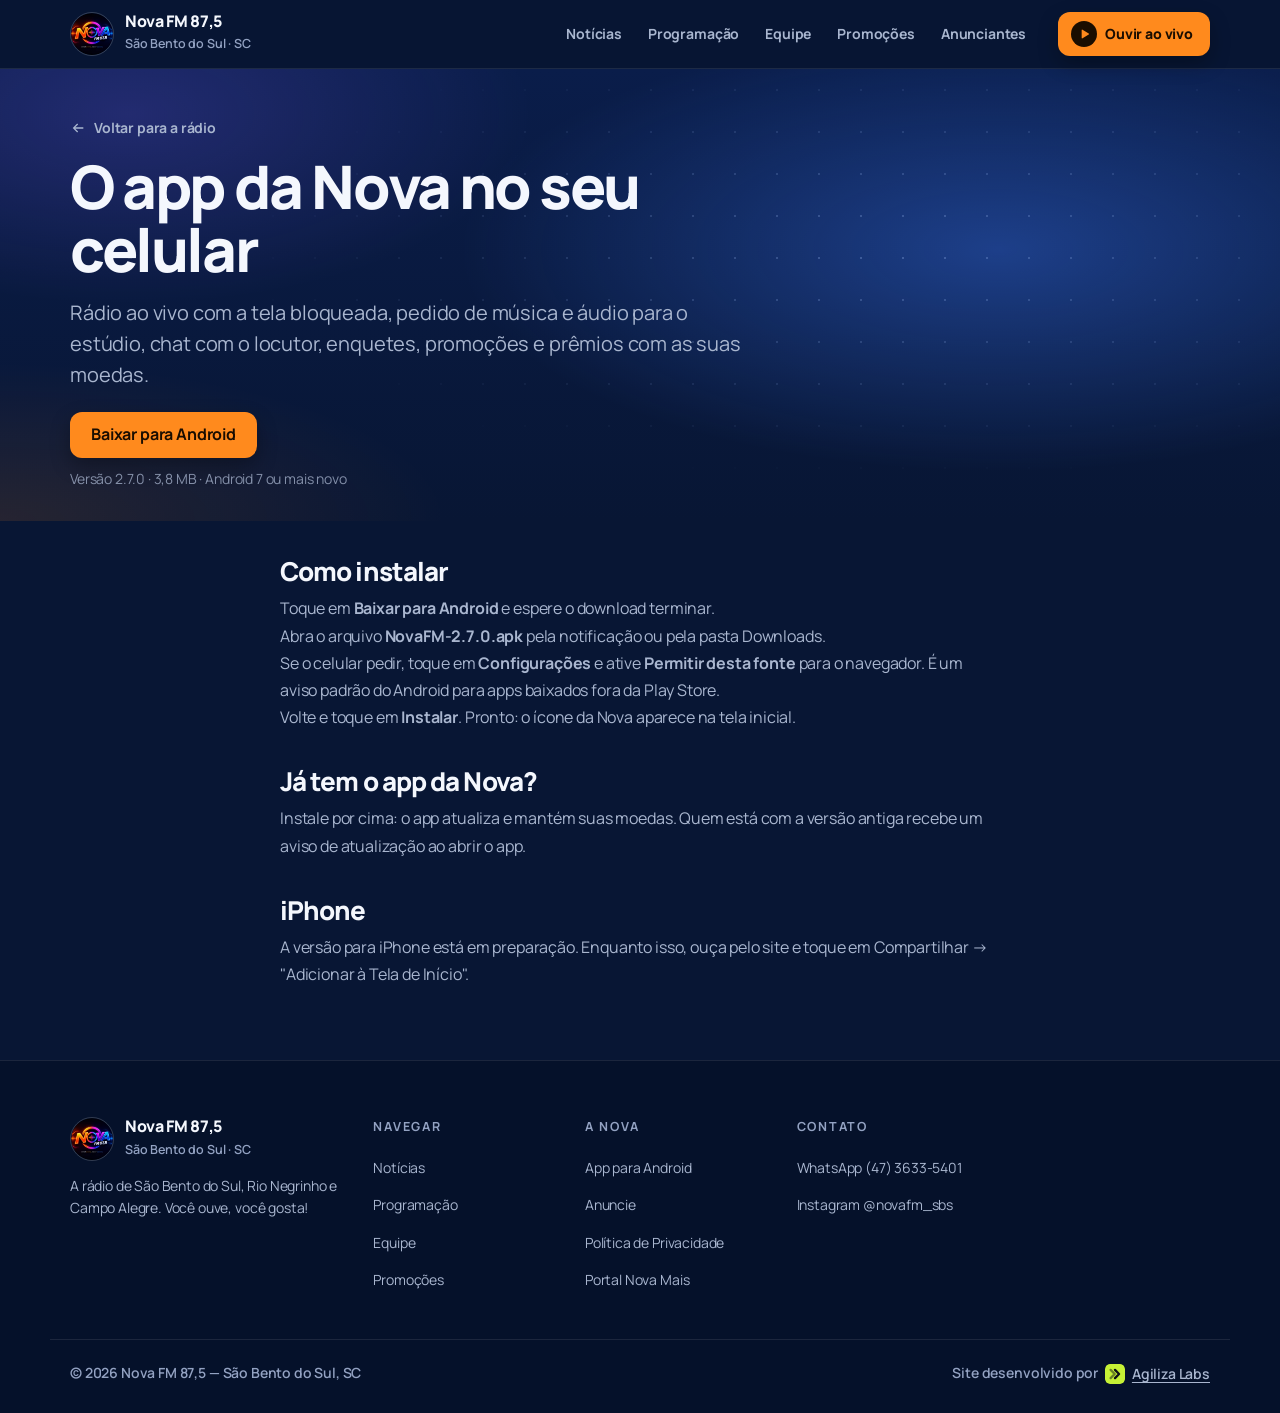
<file: app/index.html>
<!DOCTYPE html>
<html lang="pt-BR">
<head>
<meta charset="UTF-8">
<meta name="viewport" content="width=device-width, initial-scale=1, viewport-fit=cover">
<title>Aplicativo da Nova FM 87,5 para Android</title>
<meta name="description" content="Baixe o aplicativo oficial da Nova FM 87,5: rádio ao vivo, pedidos de música, chat com o locutor, promoções e prêmios.">
<meta name="theme-color" content="#081634">
<link rel="canonical" href="https://novafmsbs.com.br/app">
<link rel="manifest" href="/manifest.webmanifest">
<link rel="icon" type="image/png" sizes="192x192" href="/icons/icon-192.png">
<link rel="apple-touch-icon" href="/icons/apple-touch-icon.png">
<meta property="og:type" content="website">
<meta property="og:site_name" content="Nova FM 87,5">
<meta property="og:title" content="Aplicativo da Nova FM 87,5">
<meta property="og:url" content="https://novafmsbs.com.br/app">
<meta property="og:image" content="https://novafmsbs.com.br/img/og-image.jpg">
<link rel="preconnect" href="https://fonts.googleapis.com">
<link rel="preconnect" href="https://fonts.gstatic.com" crossorigin>
<link href="https://fonts.googleapis.com/css2?family=Manrope:wght@400;500;600;700;800&display=swap" rel="stylesheet">
<link rel="stylesheet" href="/assets/site.css?v=20261029b">
</head>
<body class="pagina-interna">
<a class="pular" href="#conteudo">Pular para o conteúdo</a>
<svg width="0" height="0" style="position:absolute" aria-hidden="true">
  <symbol id="i-play" viewBox="0 0 24 24"><path d="M8 5.5v13a1 1 0 0 0 1.5.86l10.6-6.5a1 1 0 0 0 0-1.72L9.5 4.64A1 1 0 0 0 8 5.5z"/></symbol>
  <symbol id="i-arrow" viewBox="0 0 24 24"><path d="M13.2 5.3 19.9 12l-6.7 6.7-1.4-1.4 4.3-4.3H4v-2h12.1l-4.3-4.3z"/></symbol>
</svg>

<div class="barra-status" aria-hidden="true"></div>
<header class="topo">
  <div class="wrap topo-in">
    <a class="marca" href="/" aria-label="Nova FM 87,5 — página inicial">
      <img src="/img/logo-mark.webp" width="44" height="44" alt="">
      <span><b>Nova FM 87,5</b><small>São Bento do Sul · SC</small></span>
    </a>
    <nav class="menu" aria-label="Navegação principal">
      <a href="/#noticias">Notícias</a>
      <a href="/#programacao">Programação</a>
      <a href="/#locutores">Equipe</a>
      <a href="/#promocoes">Promoções</a>
      <a href="/anuncie">Anunciantes</a>
    </nav>
    <div class="topo-acoes">
      <a class="btn btn-primario btn-ouvir" href="/"><span class="bola"><svg><use href="#i-play"/></svg></span><span class="lab">Ouvir ao vivo</span></a>
    </div>
  </div>
</header>

<main id="conteudo">
  <section class="pagina-hero" aria-labelledby="tApp">
    <div class="hero-fundo" aria-hidden="true"></div>
    <div class="wrap">
      <a class="pagina-voltar" href="/"><svg><use href="#i-arrow"/></svg>Voltar para a rádio</a>
      <h1 id="tApp">O app da Nova no seu celular</h1>
      <p>Rádio ao vivo com a tela bloqueada, pedido de música e áudio para o estúdio, chat com o locutor, enquetes, promoções e prêmios com as suas moedas.</p>
      <p style="margin-top:22px"><a class="btn btn-primario" href="/app/NovaFM-2.7.0.apk" download>Baixar para Android</a></p>
      <p style="margin-top:10px;font-size:14px;opacity:.75">Versão 2.7.0 · 3,8 MB · Android 7 ou mais novo</p>
    </div>
  </section>

  <section style="padding-top:0">
    <div class="wrap prosa">
      <h2>Como instalar</h2>
      <ol>
        <li>Toque em <b>Baixar para Android</b> e espere o download terminar.</li>
        <li>Abra o arquivo <b>NovaFM-2.7.0.apk</b> pela notificação ou pela pasta Downloads.</li>
        <li>Se o celular pedir, toque em <b>Configurações</b> e ative <b>Permitir desta fonte</b> para o navegador. É um aviso padrão do Android para apps baixados fora da Play Store.</li>
        <li>Volte e toque em <b>Instalar</b>. Pronto: o ícone da Nova aparece na tela inicial.</li>
      </ol>
      <h2>Já tem o app da Nova?</h2>
      <p>Instale por cima: o app atualiza e mantém suas moedas. Quem está com a versão antiga recebe um aviso de atualização ao abrir o app.</p>
      <h2>iPhone</h2>
      <p>A versão para iPhone está em preparação. Enquanto isso, ouça pelo site e toque em Compartilhar → "Adicionar à Tela de Início".</p>
    </div>
  </section>
</main>

<footer class="rodape">
  <div class="wrap rodape-in">
    <div class="rodape-marca">
      <a class="marca" href="/"><img src="/img/logo-mark.webp" width="44" height="44" alt="" loading="lazy"><span><b>Nova FM 87,5</b><small>São Bento do Sul · SC</small></span></a>
      <p>A rádio de São Bento do Sul, Rio Negrinho e Campo Alegre. Você ouve, você gosta!</p>
    </div>
    <div><h4>Navegar</h4><a href="/#noticias">Notícias</a><a href="/#programacao">Programação</a><a href="/#locutores">Equipe</a><a href="/#promocoes">Promoções</a></div>
    <div><h4>A Nova</h4><a href="/app">App para Android</a><a href="/anuncie">Anuncie</a><a href="/privacidade">Política de Privacidade</a><a href="https://portalnovafmsbs.com.br" target="_blank" rel="noopener">Portal Nova Mais</a></div>
    <div><h4>Contato</h4><a data-wa-link href="https://wa.me/554736335401" target="_blank" rel="noopener">WhatsApp (47) 3633-5401</a><a href="https://instagram.com/novafm_sbs" target="_blank" rel="noopener">Instagram @novafm_sbs</a></div>
  </div>
  <div class="wrap rodape-fim"><span>© <span id="ano">2026</span> Nova FM 87,5 — São Bento do Sul, SC</span><span>Site desenvolvido por <a class="credito" href="https://agilizalabs.com.br" target="_blank" rel="noopener"><img src="/img/agiliza-labs.svg" width="20" height="20" alt="" loading="lazy">Agiliza Labs</a></span></div>
</footer>

<script src="/assets/paginas.js?v=20261023c" defer></script>
</body>
</html>
</file>
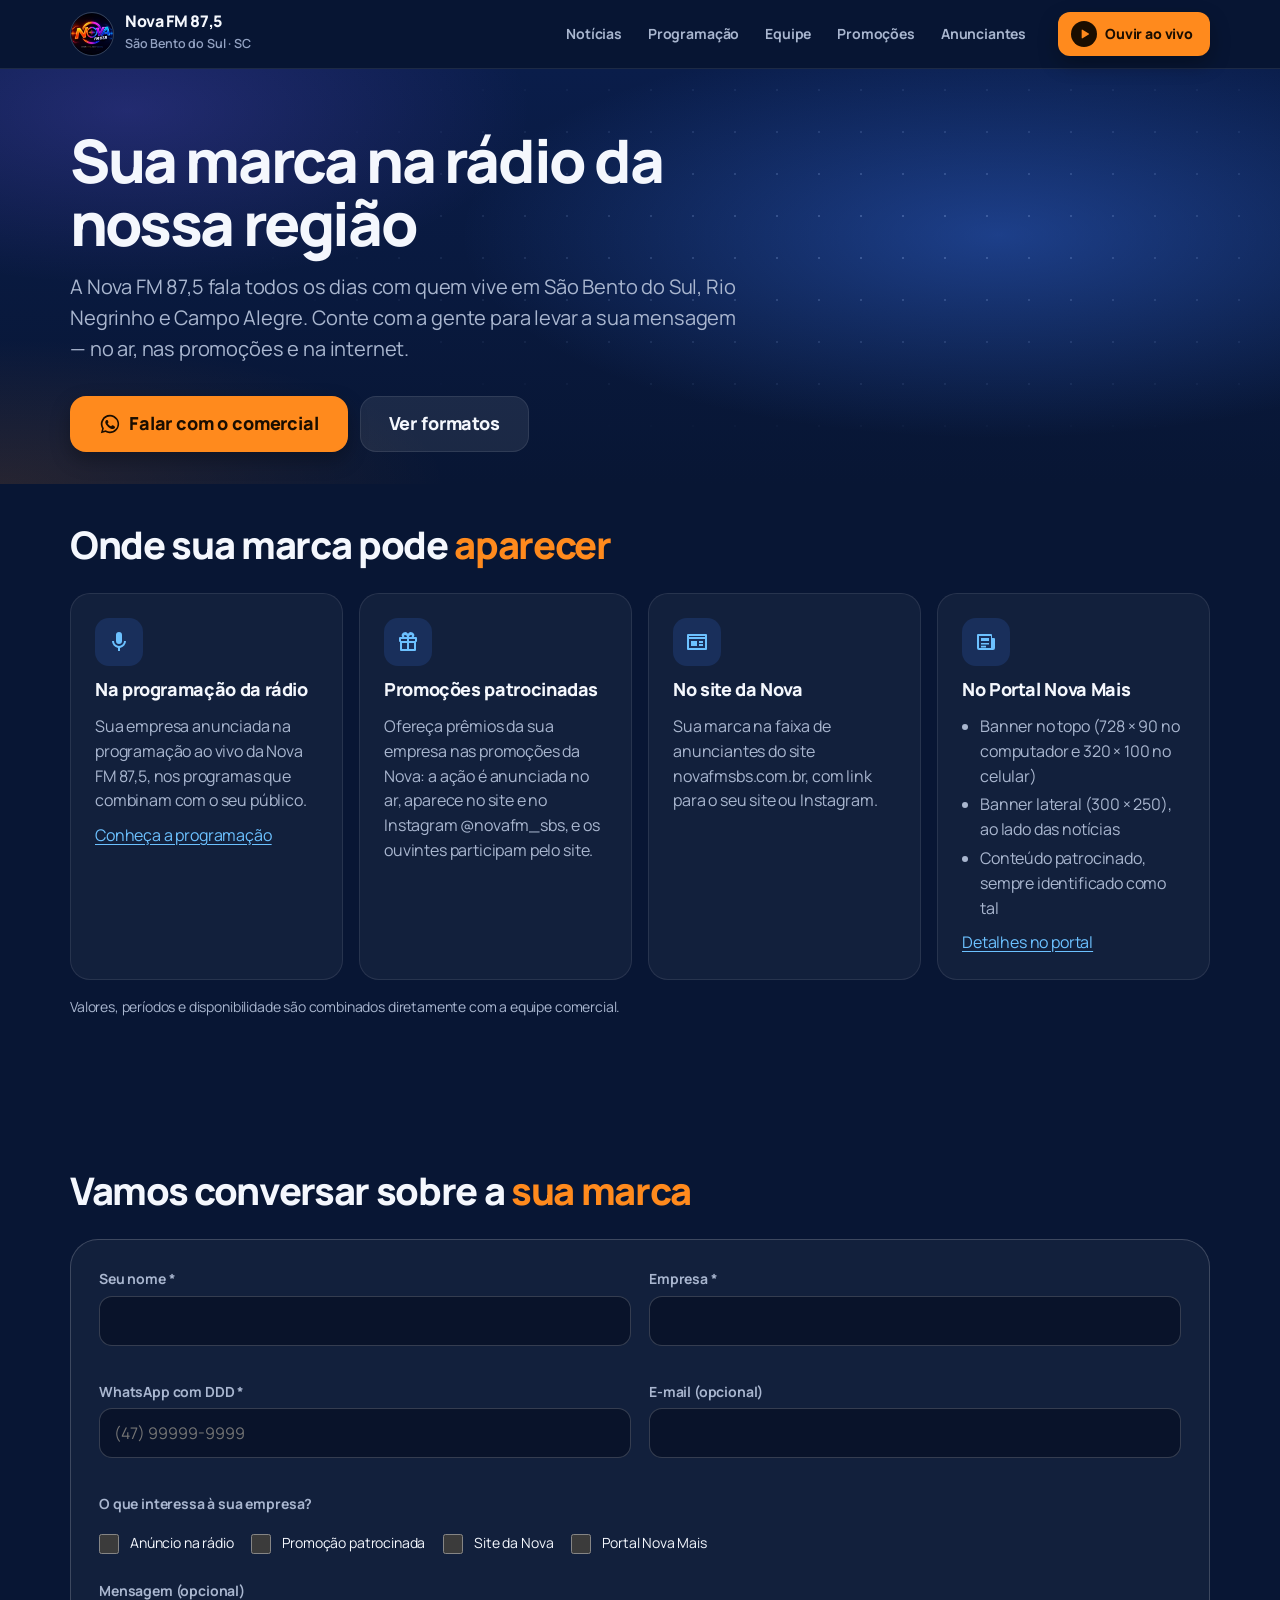
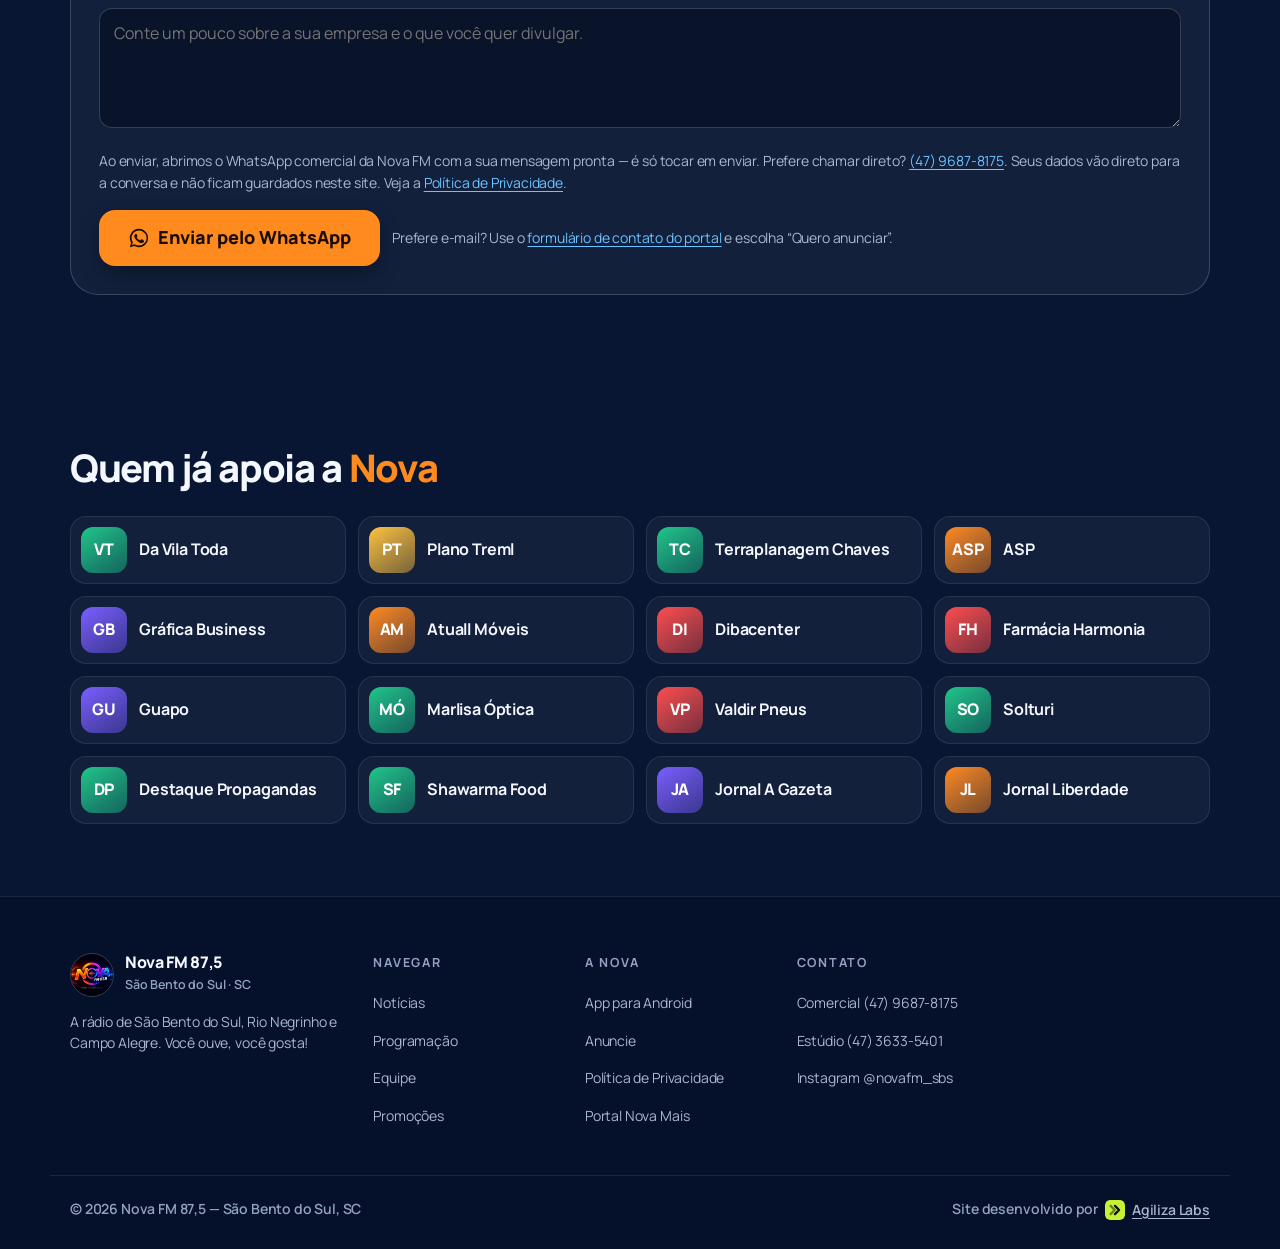
<file: anuncie.html>
<!DOCTYPE html>
<html lang="pt-BR">
<head>
<meta charset="UTF-8">
<meta name="viewport" content="width=device-width, initial-scale=1, viewport-fit=cover">
<title>Anuncie na Nova FM 87,5 | Rádio de São Bento do Sul</title>
<meta name="description" content="Anuncie na Nova FM 87,5: sua marca na programação da rádio, em promoções patrocinadas, no site da Nova e no Portal Nova Mais. Fale com a equipe comercial.">
<meta name="theme-color" content="#081634">
<link rel="canonical" href="https://novafmsbs.com.br/anuncie">
<link rel="manifest" href="/manifest.webmanifest">
<link rel="icon" type="image/png" sizes="192x192" href="/icons/icon-192.png">
<link rel="apple-touch-icon" href="/icons/apple-touch-icon.png">
<meta property="og:type" content="website">
<meta property="og:site_name" content="Nova FM 87,5">
<meta property="og:locale" content="pt_BR">
<meta property="og:title" content="Anuncie na Nova FM 87,5">
<meta property="og:description" content="Sua marca na rádio de São Bento do Sul, Rio Negrinho e Campo Alegre.">
<meta property="og:url" content="https://novafmsbs.com.br/anuncie">
<meta property="og:image" content="https://novafmsbs.com.br/img/og-image.jpg">
<meta name="twitter:card" content="summary_large_image">
<link rel="preconnect" href="https://fonts.googleapis.com">
<link rel="preconnect" href="https://fonts.gstatic.com" crossorigin>
<link href="https://fonts.googleapis.com/css2?family=Manrope:wght@400;500;600;700;800&display=swap" rel="stylesheet">
<link rel="stylesheet" href="/assets/site.css?v=20261029b">
</head>
<body class="pagina-interna">
<a class="pular" href="#conteudo">Pular para o conteúdo</a>

<svg width="0" height="0" style="position:absolute" aria-hidden="true">
  <symbol id="i-play" viewBox="0 0 24 24"><path d="M8 5.5v13a1 1 0 0 0 1.5.86l10.6-6.5a1 1 0 0 0 0-1.72L9.5 4.64A1 1 0 0 0 8 5.5z"/></symbol>
  <symbol id="i-wa" viewBox="0 0 24 24"><path d="M12 2a10 10 0 0 0-8.6 15.1L2 22l5-1.3A10 10 0 1 0 12 2zm0 18.2a8.2 8.2 0 0 1-4.2-1.2l-.3-.2-3 .8.8-2.9-.2-.3A8.2 8.2 0 1 1 12 20.2zm4.5-6.1c-.2-.1-1.5-.7-1.7-.8-.2-.1-.4-.1-.6.1l-.8 1c-.1.2-.3.2-.5.1a6.7 6.7 0 0 1-3.3-2.9c-.3-.4.3-.4.7-1.4.1-.2 0-.3 0-.4l-.8-1.8c-.2-.5-.4-.4-.6-.4h-.5a1 1 0 0 0-.7.3 3 3 0 0 0-.9 2.2 5.2 5.2 0 0 0 1.1 2.7 11.8 11.8 0 0 0 4.5 4c1.7.7 2.3.8 3.2.6.5-.1 1.5-.6 1.7-1.2.2-.6.2-1.1.2-1.2-.1-.1-.3-.2-.5-.3z"/></symbol>
  <symbol id="i-arrow" viewBox="0 0 24 24"><path d="M13.2 5.3 19.9 12l-6.7 6.7-1.4-1.4 4.3-4.3H4v-2h12.1l-4.3-4.3z"/></symbol>
  <symbol id="i-mic" viewBox="0 0 24 24"><path d="M12 2a3 3 0 0 1 3 3v6a3 3 0 0 1-6 0V5a3 3 0 0 1 3-3zm-7 9h2a5 5 0 0 0 10 0h2a7 7 0 0 1-6 6.9V21h-2v-3.1A7 7 0 0 1 5 11z"/></symbol>
  <symbol id="i-gift" viewBox="0 0 24 24"><path d="M20 7h-2.2A3 3 0 0 0 12 3.8 3 3 0 0 0 6.2 7H4a1 1 0 0 0-1 1v3a1 1 0 0 0 1 1v8a1 1 0 0 0 1 1h14a1 1 0 0 0 1-1v-8a1 1 0 0 0 1-1V8a1 1 0 0 0-1-1zm-5-2a1 1 0 1 1 0 2h-2a2 2 0 0 1 2-2zM9 5a2 2 0 0 1 2 2H9a1 1 0 0 1 0-2zM5 9h6v2H5zm1 4h5v6H6zm7 6v-6h5v6zm6-8h-6V9h6z"/></symbol>
  <symbol id="i-site" viewBox="0 0 24 24"><path d="M3 4h18a1 1 0 0 1 1 1v14a1 1 0 0 1-1 1H3a1 1 0 0 1-1-1V5a1 1 0 0 1 1-1zm1 5v9h16V9zm0-3v1h16V6zm2 5h6v5H6zm8 0h4v2h-4zm0 3h4v2h-4z"/></symbol>
  <symbol id="i-news" viewBox="0 0 24 24"><path d="M4 4h13a1 1 0 0 1 1 1v3h2a1 1 0 0 1 1 1v9a2 2 0 0 1-2 2H5a2 2 0 0 1-2-2V5a1 1 0 0 1 1-1zm1 2v12h12V6zm14 4v8a.5.5 0 0 0 0 0V10zM7 8h8v3H7zm0 5h8v1.6H7zm0 2.8h5v1.6H7z"/></symbol>
</svg>

<div class="barra-status" aria-hidden="true"></div>
<header class="topo">
  <div class="wrap topo-in">
    <a class="marca" href="/" aria-label="Nova FM 87,5 — página inicial">
      <img src="/img/logo-mark.webp" width="44" height="44" alt="">
      <span><b>Nova FM 87,5</b><small>São Bento do Sul · SC</small></span>
    </a>
    <nav class="menu" aria-label="Navegação principal">
      <a href="/#noticias">Notícias</a>
      <a href="/#programacao">Programação</a>
      <a href="/#locutores">Equipe</a>
      <a href="/#promocoes">Promoções</a>
      <a href="/anuncie" aria-current="page">Anunciantes</a>
    </nav>
    <div class="topo-acoes">
      <a class="btn btn-primario btn-ouvir" href="/"><span class="bola"><svg><use href="#i-play"/></svg></span><span class="lab">Ouvir ao vivo</span></a>
    </div>
  </div>
</header>

<main id="conteudo">
  <section class="pagina-hero" aria-labelledby="tAnuncie">
    <div class="hero-fundo" aria-hidden="true"></div>
    <div class="wrap">
      <h1 id="tAnuncie">Sua marca na rádio da nossa região</h1>
      <p>A Nova FM 87,5 fala todos os dias com quem vive em São Bento do Sul, Rio Negrinho e Campo Alegre. Conte com a gente para levar a sua mensagem — no ar, nas promoções e na internet.</p>
      <div class="hero-ctas">
        <a class="btn btn-primario btn-grande" href="#contato"><svg><use href="#i-wa"/></svg>Falar com o comercial</a>
        <a class="btn btn-grande" href="#formatos">Ver formatos</a>
      </div>
    </div>
  </section>

  <section id="formatos" aria-labelledby="tFormatos" style="padding-top:var(--s6)">
    <div class="wrap">
      <div class="sec-topo"><div><h2 id="tFormatos">Onde sua marca pode <em>aparecer</em></h2></div></div>
      <div class="canais">
        <article class="canal">
          <span class="ci"><svg><use href="#i-mic"/></svg></span>
          <h3>Na programação da rádio</h3>
          <p>Sua empresa anunciada na programação ao vivo da Nova FM 87,5, nos programas que combinam com o seu público.</p>
          <p><a href="/#programacao">Conheça a programação</a></p>
        </article>
        <article class="canal">
          <span class="ci"><svg><use href="#i-gift"/></svg></span>
          <h3>Promoções patrocinadas</h3>
          <p>Ofereça prêmios da sua empresa nas promoções da Nova: a ação é anunciada no ar, aparece no site e no Instagram @novafm_sbs, e os ouvintes participam pelo site.</p>
        </article>
        <article class="canal">
          <span class="ci"><svg><use href="#i-site"/></svg></span>
          <h3>No site da Nova</h3>
          <p>Sua marca na faixa de anunciantes do site novafmsbs.com.br, com link para o seu site ou Instagram.</p>
        </article>
        <article class="canal">
          <span class="ci"><svg><use href="#i-news"/></svg></span>
          <h3>No Portal Nova Mais</h3>
          <ul>
            <li>Banner no topo (728 × 90 no computador e 320 × 100 no celular)</li>
            <li>Banner lateral (300 × 250), ao lado das notícias</li>
            <li>Conteúdo patrocinado, sempre identificado como tal</li>
          </ul>
          <p><a href="https://portalnovafmsbs.com.br/anuncie/" target="_blank" rel="noopener">Detalhes no portal</a></p>
        </article>
      </div>
      <p class="sec-nota">Valores, períodos e disponibilidade são combinados diretamente com a equipe comercial.</p>
    </div>
  </section>

  <section id="contato" aria-labelledby="tContato">
    <div class="wrap">
      <div class="sec-topo"><div><h2 id="tContato">Vamos conversar sobre a <em>sua marca</em></h2></div></div>
      <form class="form-comercial" id="formComercial" novalidate>
        <label class="campo"><span>Seu nome *</span><input id="cNome" name="nome" autocomplete="name" required maxlength="80" aria-describedby="eCNome"><small class="erro" id="eCNome"></small></label>
        <label class="campo"><span>Empresa *</span><input id="cEmpresa" name="empresa" autocomplete="organization" required maxlength="100" aria-describedby="eCEmpresa"><small class="erro" id="eCEmpresa"></small></label>
        <label class="campo"><span>WhatsApp com DDD *</span><input id="cFone" name="whatsapp" type="tel" inputmode="numeric" autocomplete="tel-national" placeholder="(47) 99999-9999" required maxlength="16" aria-describedby="eCFone"><small class="erro" id="eCFone"></small></label>
        <label class="campo"><span>E-mail (opcional)</span><input id="cEmail" name="email" type="email" autocomplete="email" maxlength="120" aria-describedby="eCEmail"><small class="erro" id="eCEmail"></small></label>
        <fieldset class="largo">
          <legend>O que interessa à sua empresa?</legend>
          <label class="check"><input type="checkbox" name="interesse" value="Anúncio na rádio">Anúncio na rádio</label>
          <label class="check"><input type="checkbox" name="interesse" value="Promoção patrocinada">Promoção patrocinada</label>
          <label class="check"><input type="checkbox" name="interesse" value="Site da Nova">Site da Nova</label>
          <label class="check"><input type="checkbox" name="interesse" value="Portal Nova Mais">Portal Nova Mais</label>
        </fieldset>
        <label class="campo largo"><span>Mensagem (opcional)</span><textarea id="cMsg" name="mensagem" maxlength="800" placeholder="Conte um pouco sobre a sua empresa e o que você quer divulgar."></textarea></label>
        <p class="aviso-envio largo">Ao enviar, abrimos o WhatsApp comercial da Nova FM com a sua mensagem pronta — é só tocar em enviar. Prefere chamar direto? <a data-wa-comercial href="https://wa.me/554796878175" target="_blank" rel="noopener" style="color:#6cc1ff;text-decoration:underline">(47) 9687-8175</a>. Seus dados vão direto para a conversa e não ficam guardados neste site. Veja a <a href="/privacidade" style="color:#6cc1ff;text-decoration:underline">Política de Privacidade</a>.</p>
        <div class="largo" style="display:flex;flex-wrap:wrap;gap:12px;align-items:center">
          <button class="btn btn-primario btn-grande" type="submit"><svg><use href="#i-wa"/></svg>Enviar pelo WhatsApp</button>
          <span class="aviso-envio">Prefere e-mail? Use o <a href="https://portalnovafmsbs.com.br/contato/" target="_blank" rel="noopener" style="color:#6cc1ff;text-decoration:underline">formulário de contato do portal</a> e escolha “Quero anunciar”.</span>
        </div>
        <div class="form-status largo" id="cStatus" role="status" aria-live="polite" hidden></div>
      </form>
    </div>
  </section>

  <section id="anunciantes" aria-labelledby="tAnunciantes" hidden>
    <div class="wrap">
      <div class="sec-topo"><div><h2 id="tAnunciantes">Quem já apoia a <em>Nova</em></h2></div></div>
      <div class="apoio-grade" id="apoioGrade"></div>
    </div>
  </section>
</main>

<footer class="rodape">
  <div class="wrap rodape-in">
    <div class="rodape-marca">
      <a class="marca" href="/"><img src="/img/logo-mark.webp" width="44" height="44" alt="" loading="lazy"><span><b>Nova FM 87,5</b><small>São Bento do Sul · SC</small></span></a>
      <p>A rádio de São Bento do Sul, Rio Negrinho e Campo Alegre. Você ouve, você gosta!</p>
    </div>
    <div><h4>Navegar</h4><a href="/#noticias">Notícias</a><a href="/#programacao">Programação</a><a href="/#locutores">Equipe</a><a href="/#promocoes">Promoções</a></div>
    <div><h4>A Nova</h4><a href="/app">App para Android</a><a href="/anuncie">Anuncie</a><a href="/privacidade">Política de Privacidade</a><a href="https://portalnovafmsbs.com.br" target="_blank" rel="noopener">Portal Nova Mais</a></div>
    <div><h4>Contato</h4><a data-wa-comercial href="https://wa.me/554796878175" target="_blank" rel="noopener">Comercial (47) 9687-8175</a><a data-wa-link href="https://wa.me/554736335401" target="_blank" rel="noopener">Estúdio (47) 3633-5401</a><a href="https://instagram.com/novafm_sbs" target="_blank" rel="noopener">Instagram @novafm_sbs</a></div>
  </div>
  <div class="wrap rodape-fim"><span>© <span id="ano">2026</span> Nova FM 87,5 — São Bento do Sul, SC</span><span>Site desenvolvido por <a class="credito" href="https://agilizalabs.com.br" target="_blank" rel="noopener"><img src="/img/agiliza-labs.svg" width="20" height="20" alt="" loading="lazy">Agiliza Labs</a></span></div>
</footer>

<script src="/assets/paginas.js?v=20261023c" defer></script>
</body>
</html>
</file>
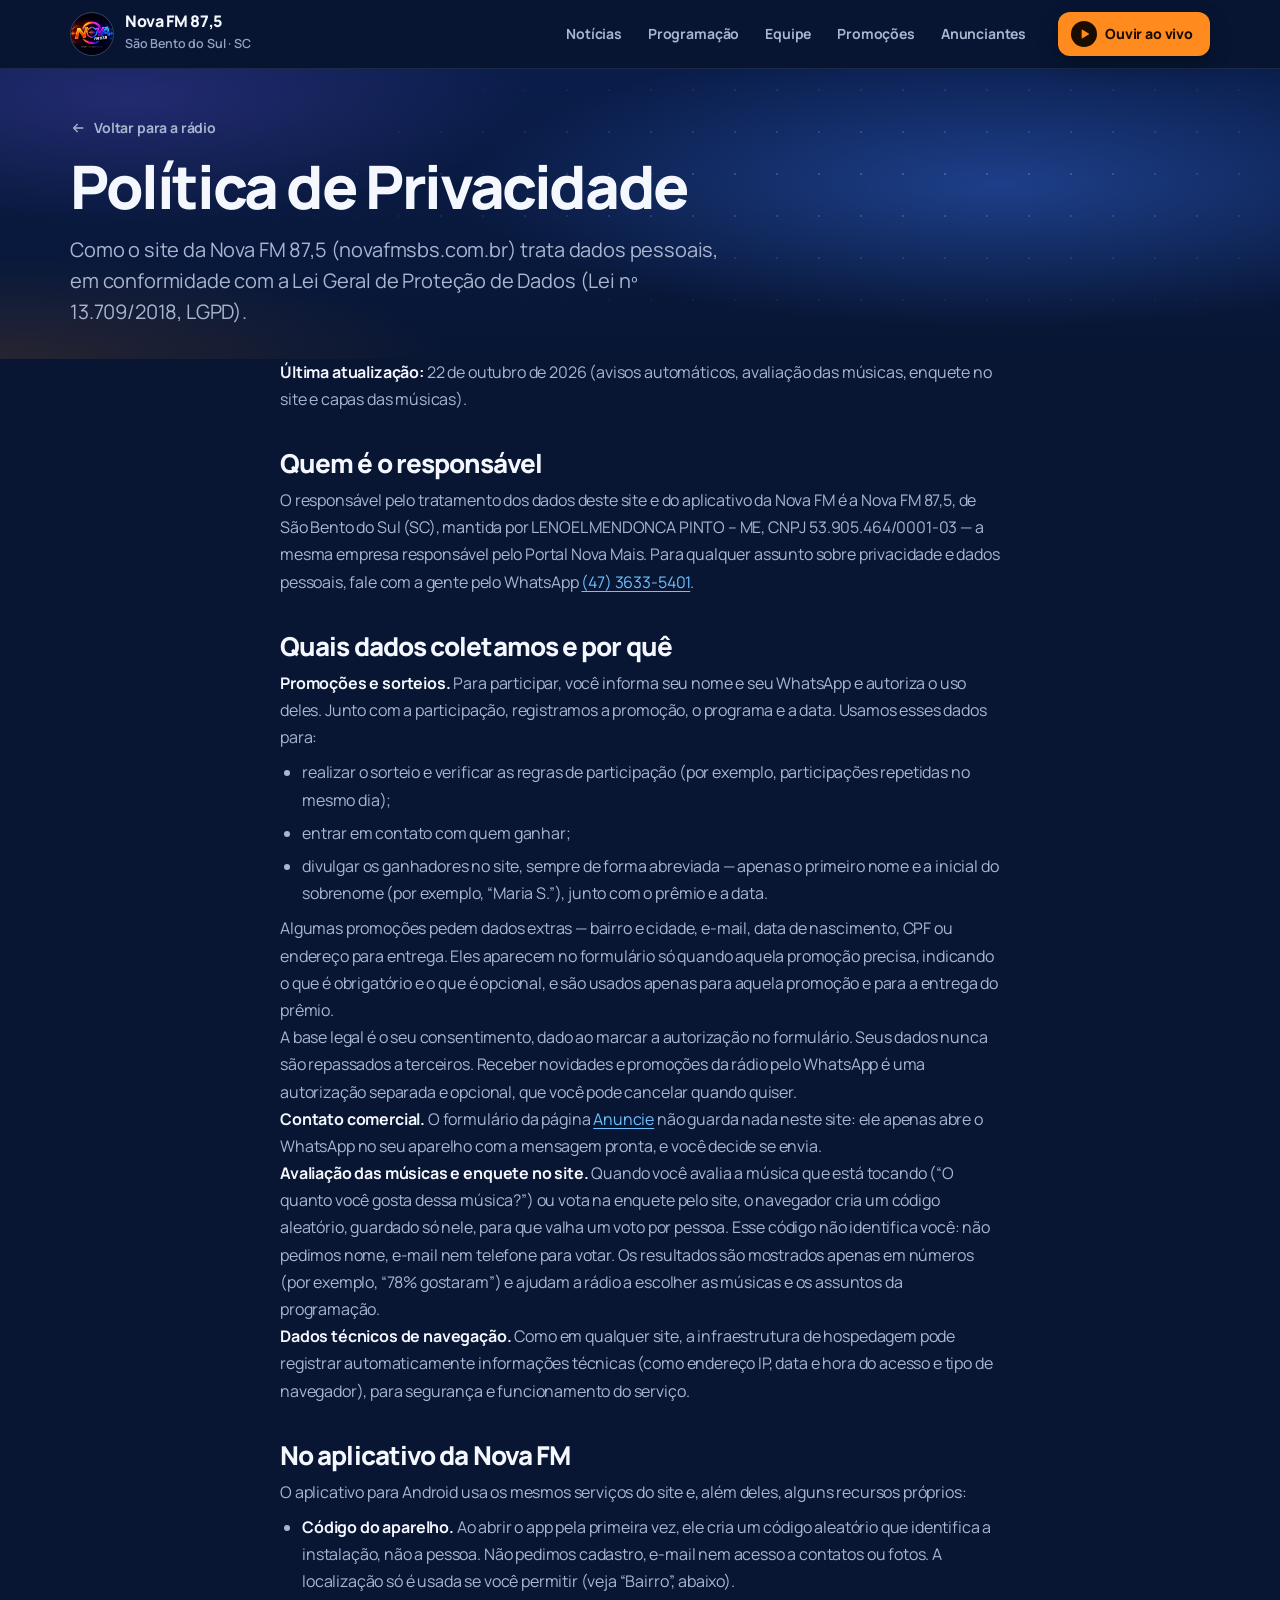
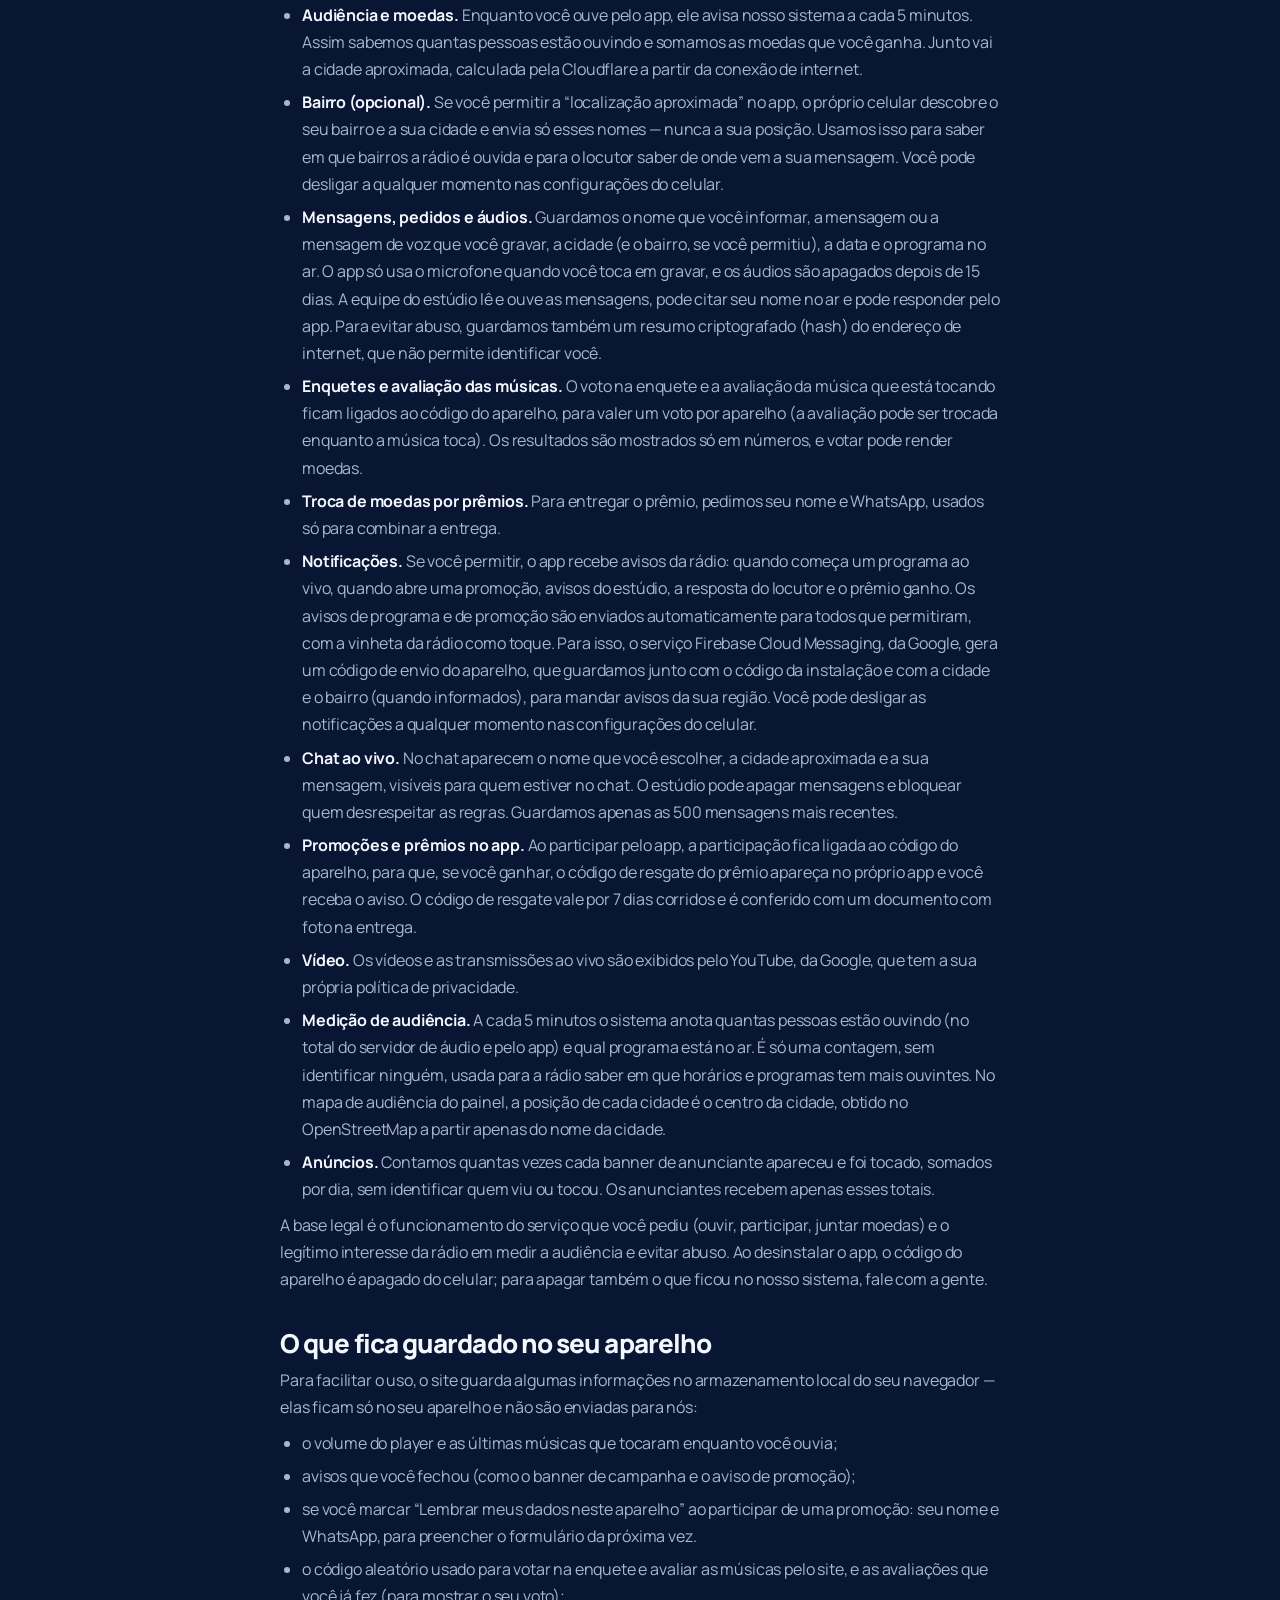
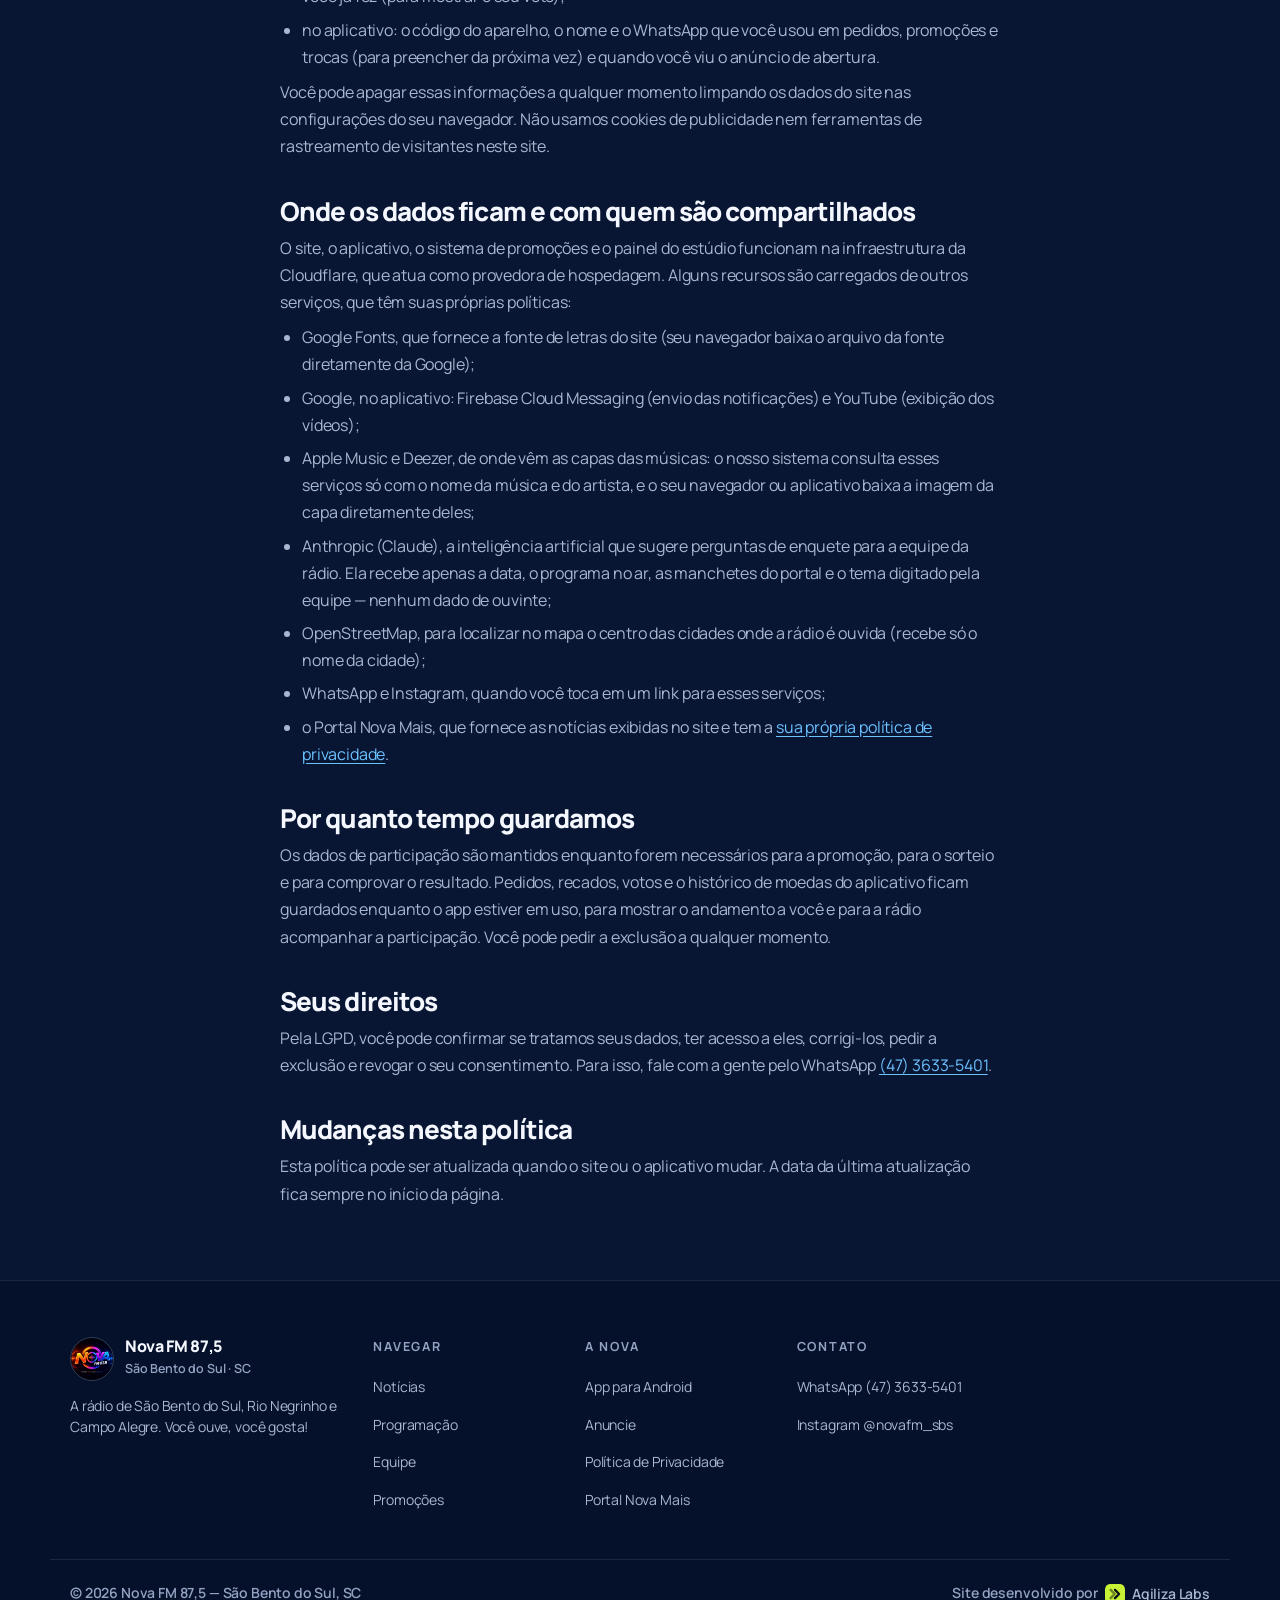
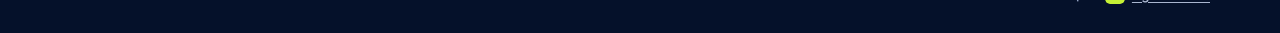
<file: privacidade.html>
<!DOCTYPE html>
<html lang="pt-BR">
<head>
<meta charset="UTF-8">
<meta name="viewport" content="width=device-width, initial-scale=1, viewport-fit=cover">
<title>Política de Privacidade | Nova FM 87,5</title>
<meta name="description" content="Como o site e o aplicativo da Nova FM 87,5 tratam dados pessoais nas promoções, pedidos, moedas e no contato comercial, conforme a LGPD.">
<meta name="theme-color" content="#081634">
<link rel="canonical" href="https://novafmsbs.com.br/privacidade">
<link rel="manifest" href="/manifest.webmanifest">
<link rel="icon" type="image/png" sizes="192x192" href="/icons/icon-192.png">
<link rel="apple-touch-icon" href="/icons/apple-touch-icon.png">
<meta property="og:type" content="website">
<meta property="og:site_name" content="Nova FM 87,5">
<meta property="og:title" content="Política de Privacidade — Nova FM 87,5">
<meta property="og:url" content="https://novafmsbs.com.br/privacidade">
<meta property="og:image" content="https://novafmsbs.com.br/img/og-image.jpg">
<link rel="preconnect" href="https://fonts.googleapis.com">
<link rel="preconnect" href="https://fonts.gstatic.com" crossorigin>
<link href="https://fonts.googleapis.com/css2?family=Manrope:wght@400;500;600;700;800&display=swap" rel="stylesheet">
<link rel="stylesheet" href="/assets/site.css?v=20261029b">
</head>
<body class="pagina-interna">
<a class="pular" href="#conteudo">Pular para o conteúdo</a>
<svg width="0" height="0" style="position:absolute" aria-hidden="true">
  <symbol id="i-play" viewBox="0 0 24 24"><path d="M8 5.5v13a1 1 0 0 0 1.5.86l10.6-6.5a1 1 0 0 0 0-1.72L9.5 4.64A1 1 0 0 0 8 5.5z"/></symbol>
  <symbol id="i-arrow" viewBox="0 0 24 24"><path d="M13.2 5.3 19.9 12l-6.7 6.7-1.4-1.4 4.3-4.3H4v-2h12.1l-4.3-4.3z"/></symbol>
</svg>

<div class="barra-status" aria-hidden="true"></div>
<header class="topo">
  <div class="wrap topo-in">
    <a class="marca" href="/" aria-label="Nova FM 87,5 — página inicial">
      <img src="/img/logo-mark.webp" width="44" height="44" alt="">
      <span><b>Nova FM 87,5</b><small>São Bento do Sul · SC</small></span>
    </a>
    <nav class="menu" aria-label="Navegação principal">
      <a href="/#noticias">Notícias</a>
      <a href="/#programacao">Programação</a>
      <a href="/#locutores">Equipe</a>
      <a href="/#promocoes">Promoções</a>
      <a href="/anuncie">Anunciantes</a>
    </nav>
    <div class="topo-acoes">
      <a class="btn btn-primario btn-ouvir" href="/"><span class="bola"><svg><use href="#i-play"/></svg></span><span class="lab">Ouvir ao vivo</span></a>
    </div>
  </div>
</header>

<main id="conteudo">
  <section class="pagina-hero" aria-labelledby="tPriv">
    <div class="hero-fundo" aria-hidden="true"></div>
    <div class="wrap">
      <a class="pagina-voltar" href="/"><svg><use href="#i-arrow"/></svg>Voltar para a rádio</a>
      <h1 id="tPriv">Política de Privacidade</h1>
      <p>Como o site da Nova FM 87,5 (novafmsbs.com.br) trata dados pessoais, em conformidade com a Lei Geral de Proteção de Dados (Lei nº 13.709/2018, LGPD).</p>
    </div>
  </section>

  <section style="padding-top:0">
    <div class="wrap prosa">
      <p><strong>Última atualização:</strong> 22 de outubro de 2026 (avisos automáticos, avaliação das músicas, enquete no site e capas das músicas).</p>

      <h2>Quem é o responsável</h2>
      <p>O responsável pelo tratamento dos dados deste site e do aplicativo da Nova FM é a Nova FM 87,5, de São Bento do Sul (SC), mantida por LENOEL MENDONCA PINTO – ME, CNPJ 53.905.464/0001-03 — a mesma empresa responsável pelo Portal Nova Mais. Para qualquer assunto sobre privacidade e dados pessoais, fale com a gente pelo WhatsApp <a href="https://wa.me/554736335401" target="_blank" rel="noopener">(47) 3633-5401</a>.</p>

      <h2>Quais dados coletamos e por quê</h2>
      <p><strong>Promoções e sorteios.</strong> Para participar, você informa seu nome e seu WhatsApp e autoriza o uso deles. Junto com a participação, registramos a promoção, o programa e a data. Usamos esses dados para:</p>
      <ul>
        <li>realizar o sorteio e verificar as regras de participação (por exemplo, participações repetidas no mesmo dia);</li>
        <li>entrar em contato com quem ganhar;</li>
        <li>divulgar os ganhadores no site, sempre de forma abreviada — apenas o primeiro nome e a inicial do sobrenome (por exemplo, “Maria S.”), junto com o prêmio e a data.</li>
      </ul>
      <p>Algumas promoções pedem dados extras — bairro e cidade, e-mail, data de nascimento, CPF ou endereço para entrega. Eles aparecem no formulário só quando aquela promoção precisa, indicando o que é obrigatório e o que é opcional, e são usados apenas para aquela promoção e para a entrega do prêmio.</p>
      <p>A base legal é o seu consentimento, dado ao marcar a autorização no formulário. Seus dados nunca são repassados a terceiros. Receber novidades e promoções da rádio pelo WhatsApp é uma autorização separada e opcional, que você pode cancelar quando quiser.</p>

      <p><strong>Contato comercial.</strong> O formulário da página <a href="/anuncie">Anuncie</a> não guarda nada neste site: ele apenas abre o WhatsApp no seu aparelho com a mensagem pronta, e você decide se envia.</p>

      <p><strong>Avaliação das músicas e enquete no site.</strong> Quando você avalia a música que está tocando (“O quanto você gosta dessa música?”) ou vota na enquete pelo site, o navegador cria um código aleatório, guardado só nele, para que valha um voto por pessoa. Esse código não identifica você: não pedimos nome, e-mail nem telefone para votar. Os resultados são mostrados apenas em números (por exemplo, “78% gostaram”) e ajudam a rádio a escolher as músicas e os assuntos da programação.</p>

      <p><strong>Dados técnicos de navegação.</strong> Como em qualquer site, a infraestrutura de hospedagem pode registrar automaticamente informações técnicas (como endereço IP, data e hora do acesso e tipo de navegador), para segurança e funcionamento do serviço.</p>

      <h2>No aplicativo da Nova FM</h2>
      <p>O aplicativo para Android usa os mesmos serviços do site e, além deles, alguns recursos próprios:</p>
      <ul>
        <li><strong>Código do aparelho.</strong> Ao abrir o app pela primeira vez, ele cria um código aleatório que identifica a instalação, não a pessoa. Não pedimos cadastro, e-mail nem acesso a contatos ou fotos. A localização só é usada se você permitir (veja “Bairro”, abaixo).</li>
        <li><strong>Audiência e moedas.</strong> Enquanto você ouve pelo app, ele avisa nosso sistema a cada 5 minutos. Assim sabemos quantas pessoas estão ouvindo e somamos as moedas que você ganha. Junto vai a cidade aproximada, calculada pela Cloudflare a partir da conexão de internet.</li>
        <li><strong>Bairro (opcional).</strong> Se você permitir a “localização aproximada” no app, o próprio celular descobre o seu bairro e a sua cidade e envia só esses nomes — nunca a sua posição. Usamos isso para saber em que bairros a rádio é ouvida e para o locutor saber de onde vem a sua mensagem. Você pode desligar a qualquer momento nas configurações do celular.</li>
        <li><strong>Mensagens, pedidos e áudios.</strong> Guardamos o nome que você informar, a mensagem ou a mensagem de voz que você gravar, a cidade (e o bairro, se você permitiu), a data e o programa no ar. O app só usa o microfone quando você toca em gravar, e os áudios são apagados depois de 15 dias. A equipe do estúdio lê e ouve as mensagens, pode citar seu nome no ar e pode responder pelo app. Para evitar abuso, guardamos também um resumo criptografado (hash) do endereço de internet, que não permite identificar você.</li>
        <li><strong>Enquetes e avaliação das músicas.</strong> O voto na enquete e a avaliação da música que está tocando ficam ligados ao código do aparelho, para valer um voto por aparelho (a avaliação pode ser trocada enquanto a música toca). Os resultados são mostrados só em números, e votar pode render moedas.</li>
        <li><strong>Troca de moedas por prêmios.</strong> Para entregar o prêmio, pedimos seu nome e WhatsApp, usados só para combinar a entrega.</li>
        <li><strong>Notificações.</strong> Se você permitir, o app recebe avisos da rádio: quando começa um programa ao vivo, quando abre uma promoção, avisos do estúdio, a resposta do locutor e o prêmio ganho. Os avisos de programa e de promoção são enviados automaticamente para todos que permitiram, com a vinheta da rádio como toque. Para isso, o serviço Firebase Cloud Messaging, da Google, gera um código de envio do aparelho, que guardamos junto com o código da instalação e com a cidade e o bairro (quando informados), para mandar avisos da sua região. Você pode desligar as notificações a qualquer momento nas configurações do celular.</li>
        <li><strong>Chat ao vivo.</strong> No chat aparecem o nome que você escolher, a cidade aproximada e a sua mensagem, visíveis para quem estiver no chat. O estúdio pode apagar mensagens e bloquear quem desrespeitar as regras. Guardamos apenas as 500 mensagens mais recentes.</li>
        <li><strong>Promoções e prêmios no app.</strong> Ao participar pelo app, a participação fica ligada ao código do aparelho, para que, se você ganhar, o código de resgate do prêmio apareça no próprio app e você receba o aviso. O código de resgate vale por 7 dias corridos e é conferido com um documento com foto na entrega.</li>
        <li><strong>Vídeo.</strong> Os vídeos e as transmissões ao vivo são exibidos pelo YouTube, da Google, que tem a sua própria política de privacidade.</li>
        <li><strong>Medição de audiência.</strong> A cada 5 minutos o sistema anota quantas pessoas estão ouvindo (no total do servidor de áudio e pelo app) e qual programa está no ar. É só uma contagem, sem identificar ninguém, usada para a rádio saber em que horários e programas tem mais ouvintes. No mapa de audiência do painel, a posição de cada cidade é o centro da cidade, obtido no OpenStreetMap a partir apenas do nome da cidade.</li>
        <li><strong>Anúncios.</strong> Contamos quantas vezes cada banner de anunciante apareceu e foi tocado, somados por dia, sem identificar quem viu ou tocou. Os anunciantes recebem apenas esses totais.</li>
      </ul>
      <p>A base legal é o funcionamento do serviço que você pediu (ouvir, participar, juntar moedas) e o legítimo interesse da rádio em medir a audiência e evitar abuso. Ao desinstalar o app, o código do aparelho é apagado do celular; para apagar também o que ficou no nosso sistema, fale com a gente.</p>

      <h2>O que fica guardado no seu aparelho</h2>
      <p>Para facilitar o uso, o site guarda algumas informações no armazenamento local do seu navegador — elas ficam só no seu aparelho e não são enviadas para nós:</p>
      <ul>
        <li>o volume do player e as últimas músicas que tocaram enquanto você ouvia;</li>
        <li>avisos que você fechou (como o banner de campanha e o aviso de promoção);</li>
        <li>se você marcar “Lembrar meus dados neste aparelho” ao participar de uma promoção: seu nome e WhatsApp, para preencher o formulário da próxima vez.</li>
        <li>o código aleatório usado para votar na enquete e avaliar as músicas pelo site, e as avaliações que você já fez (para mostrar o seu voto);</li>
        <li>no aplicativo: o código do aparelho, o nome e o WhatsApp que você usou em pedidos, promoções e trocas (para preencher da próxima vez) e quando você viu o anúncio de abertura.</li>
      </ul>
      <p>Você pode apagar essas informações a qualquer momento limpando os dados do site nas configurações do seu navegador. Não usamos cookies de publicidade nem ferramentas de rastreamento de visitantes neste site.</p>

      <h2>Onde os dados ficam e com quem são compartilhados</h2>
      <p>O site, o aplicativo, o sistema de promoções e o painel do estúdio funcionam na infraestrutura da Cloudflare, que atua como provedora de hospedagem. Alguns recursos são carregados de outros serviços, que têm suas próprias políticas:</p>
      <ul>
        <li>Google Fonts, que fornece a fonte de letras do site (seu navegador baixa o arquivo da fonte diretamente da Google);</li>
        <li>Google, no aplicativo: Firebase Cloud Messaging (envio das notificações) e YouTube (exibição dos vídeos);</li>
        <li>Apple Music e Deezer, de onde vêm as capas das músicas: o nosso sistema consulta esses serviços só com o nome da música e do artista, e o seu navegador ou aplicativo baixa a imagem da capa diretamente deles;</li>
        <li>Anthropic (Claude), a inteligência artificial que sugere perguntas de enquete para a equipe da rádio. Ela recebe apenas a data, o programa no ar, as manchetes do portal e o tema digitado pela equipe — nenhum dado de ouvinte;</li>
        <li>OpenStreetMap, para localizar no mapa o centro das cidades onde a rádio é ouvida (recebe só o nome da cidade);</li>
        <li>WhatsApp e Instagram, quando você toca em um link para esses serviços;</li>
        <li>o Portal Nova Mais, que fornece as notícias exibidas no site e tem a <a href="https://portalnovafmsbs.com.br/politica-de-privacidade/" target="_blank" rel="noopener">sua própria política de privacidade</a>.</li>
      </ul>

      <h2>Por quanto tempo guardamos</h2>
      <p>Os dados de participação são mantidos enquanto forem necessários para a promoção, para o sorteio e para comprovar o resultado. Pedidos, recados, votos e o histórico de moedas do aplicativo ficam guardados enquanto o app estiver em uso, para mostrar o andamento a você e para a rádio acompanhar a participação. Você pode pedir a exclusão a qualquer momento.</p>

      <h2>Seus direitos</h2>
      <p>Pela LGPD, você pode confirmar se tratamos seus dados, ter acesso a eles, corrigi-los, pedir a exclusão e revogar o seu consentimento. Para isso, fale com a gente pelo WhatsApp <a href="https://wa.me/554736335401" target="_blank" rel="noopener">(47) 3633-5401</a>.</p>

      <h2>Mudanças nesta política</h2>
      <p>Esta política pode ser atualizada quando o site ou o aplicativo mudar. A data da última atualização fica sempre no início da página.</p>
    </div>
  </section>
</main>

<footer class="rodape">
  <div class="wrap rodape-in">
    <div class="rodape-marca">
      <a class="marca" href="/"><img src="/img/logo-mark.webp" width="44" height="44" alt="" loading="lazy"><span><b>Nova FM 87,5</b><small>São Bento do Sul · SC</small></span></a>
      <p>A rádio de São Bento do Sul, Rio Negrinho e Campo Alegre. Você ouve, você gosta!</p>
    </div>
    <div><h4>Navegar</h4><a href="/#noticias">Notícias</a><a href="/#programacao">Programação</a><a href="/#locutores">Equipe</a><a href="/#promocoes">Promoções</a></div>
    <div><h4>A Nova</h4><a href="/app">App para Android</a><a href="/anuncie">Anuncie</a><a href="/privacidade" aria-current="page">Política de Privacidade</a><a href="https://portalnovafmsbs.com.br" target="_blank" rel="noopener">Portal Nova Mais</a></div>
    <div><h4>Contato</h4><a data-wa-link href="https://wa.me/554736335401" target="_blank" rel="noopener">WhatsApp (47) 3633-5401</a><a href="https://instagram.com/novafm_sbs" target="_blank" rel="noopener">Instagram @novafm_sbs</a></div>
  </div>
  <div class="wrap rodape-fim"><span>© <span id="ano">2026</span> Nova FM 87,5 — São Bento do Sul, SC</span><span>Site desenvolvido por <a class="credito" href="https://agilizalabs.com.br" target="_blank" rel="noopener"><img src="/img/agiliza-labs.svg" width="20" height="20" alt="" loading="lazy">Agiliza Labs</a></span></div>
</footer>

<script src="/assets/paginas.js?v=20261023c" defer></script>
</body>
</html>
</file>
<file: assets/site.css>
/* Nova FM 87,5 — estilos do site
   Organização: 1) tokens  2) base  3) componentes  4) cabeçalho  5) hero e player  6) seções  7) páginas internas
   8) camadas fixas (mini player, avisos, janela de promoções)  9) responsivo  10) movimento reduzido */

/* ============ 1. TOKENS ============ */
:root{
  /* marca (cores do logo) */
  --laranja:#FF8A1D;
  --rosa:#FF4D9D;
  --vermelho:#FF4D4D;
  --roxo:#7A5FFF;
  --azul:#2EA6FF;
  --verde:#22DD6E;
  --grad:linear-gradient(135deg,#FF8A1D 0%,#FF4D4D 38%,#7A5FFF 72%,#2EA6FF 100%);
  --grad-anel:conic-gradient(from 0deg,#FF8A1D,#FF4D4D,#7A5FFF,#2EA6FF,#FF8A1D);

  /* fundo e superfícies (azul profundo da identidade) */
  --bg:#081634;
  --bg-2:#0b1d42;
  --eletrico:#3D7BFF;               /* brilho azul do hero e do player */
  --eletrico-glow:rgba(61,123,255,.45);
  --sup:rgba(255,255,255,.045);
  --sup-2:rgba(255,255,255,.08);
  --vidro:rgba(14,30,72,.62);
  --linha:rgba(255,255,255,.09);
  --linha-2:rgba(255,255,255,.18);

  /* texto (contraste WCAG AA conferido sobre --bg, cartões e hero) */
  --txt:#F4F7FD;
  --txt-2:#A9B6CF;
  --txt-3:#93a2c2;
  --no-ar:#CF2E3B;                  /* selo AO VIVO: branco sobre ele passa no contraste */
  --sucesso:#22DD6E;
  --erro:#ff8a8a;

  /* tipografia */
  --fonte:'Manrope',system-ui,-apple-system,'Segoe UI',sans-serif;
  --fs-xs:12.5px; --fs-sm:14px; --fs-base:16px; --fs-lg:18px; --fs-xl:21px;
  --fs-card:clamp(21px,2.4vw,26px);
  --fs-2xl:clamp(26px,3.6vw,38px);
  --fs-3xl:clamp(34px,5.4vw,60px);

  /* espaçamento */
  --s1:4px; --s2:8px; --s3:12px; --s4:16px; --s5:24px; --s6:32px; --s7:48px; --s8:72px;

  /* forma e movimento */
  --raio-p:12px; --raio:20px; --raio-g:28px;
  --sombra:0 18px 50px rgba(0,0,0,.35);
  --max:1180px;
  --ease:cubic-bezier(.22,.61,.36,1);
  --mini-h:72px;
  --topo-h:68px;
  color-scheme:dark;
}

/* ============ 2. BASE ============ */
*{box-sizing:border-box;margin:0;padding:0}
html{scroll-behavior:smooth;scroll-padding-top:calc(var(--topo-h) + 16px + env(safe-area-inset-top));-webkit-text-size-adjust:100%}
body{
  font-family:var(--fonte);font-size:var(--fs-base);
  background:var(--bg);
  color:var(--txt);line-height:1.55;letter-spacing:-.01em;
  -webkit-font-smoothing:antialiased;min-height:100vh;
  padding-top:env(safe-area-inset-top);
  padding-bottom:calc(var(--mini-h) + env(safe-area-inset-bottom));
  overflow-x:hidden;
}
/* App instalado no iPhone: a barra de status fica por cima da página; esta faixa reserva o espaço dela */
.barra-status{position:fixed;top:0;left:0;right:0;height:env(safe-area-inset-top);background:var(--bg);z-index:70;pointer-events:none}
img{max-width:100%;height:auto;display:block}
a{color:inherit;text-decoration:none}
button{font:inherit;color:inherit;background:none;border:0;cursor:pointer}
svg{fill:currentColor;flex:none}
ul,ol{list-style:none}
input,select,textarea{font:inherit}
:focus-visible{outline:2px solid #6cc1ff;outline-offset:3px;border-radius:8px}
::selection{background:var(--laranja);color:#081634}
[hidden]{display:none!important}
.wrap{max-width:var(--max);margin:0 auto;padding:0 20px}
.sr{position:absolute!important;width:1px;height:1px;padding:0;margin:-1px;overflow:hidden;clip:rect(0,0,0,0);white-space:nowrap;border:0}
.pular{position:fixed;left:12px;top:-60px;z-index:100;padding:12px 18px;border-radius:12px;background:var(--laranja);color:#1a0d00;font-weight:800;transition:top .2s}
.pular:focus{top:calc(12px + env(safe-area-inset-top))}

/* ============ 3. COMPONENTES ============ */
.kicker{display:inline-flex;align-items:center;gap:7px;font-size:var(--fs-xs);font-weight:800;letter-spacing:.14em;text-transform:uppercase;color:var(--txt-3)}
.kicker svg{width:15px;height:15px}
.cartao{background:var(--sup);border:1px solid var(--linha);border-radius:var(--raio);box-shadow:inset 0 1px 0 rgba(255,255,255,.04)}

.btn{display:inline-flex;align-items:center;justify-content:center;gap:8px;min-height:46px;padding:0 20px;border-radius:var(--raio-p);
  font-weight:700;font-size:var(--fs-base);background:var(--sup-2);border:1px solid var(--linha);color:var(--txt);
  transition:background .2s,border-color .2s,transform .2s var(--ease),box-shadow .2s;white-space:nowrap}
.btn:hover{border-color:var(--linha-2);background:rgba(255,255,255,.12)}
.btn:active{transform:translateY(1px)}
.btn svg{width:18px;height:18px}
.btn-primario{background:var(--laranja);border-color:transparent;color:#1a0d00;box-shadow:0 8px 20px rgba(0,0,0,.3)}
.btn-primario:hover{background:#ff9c3d;border-color:transparent;box-shadow:0 10px 24px rgba(0,0,0,.36)}
.btn-grande{min-height:56px;padding:0 28px;font-size:var(--fs-lg);font-weight:800;border-radius:16px}
.btn-grande svg{width:22px;height:22px}
.btn-leve{background:transparent}
.btn[disabled],.btn:disabled{opacity:.55;cursor:not-allowed;transform:none}
.btn-wa svg{color:#25D366}
.btn-icone{display:inline-grid;place-items:center;width:44px;height:44px;border-radius:var(--raio-p);transition:background .2s}
.btn-icone:hover{background:var(--sup-2)}
.btn-icone svg{width:22px;height:22px}
.ic-pause{display:none}
.tocando-on .ic-play{display:none}
.tocando-on .ic-pause{display:block}

.chip{display:inline-flex;align-items:center;gap:6px;min-height:32px;padding:0 12px;border-radius:999px;background:var(--sup-2);font-size:var(--fs-xs);font-weight:700;color:var(--txt-2)}
.chip svg{width:14px;height:14px}
a.chip:hover{color:var(--txt);background:rgba(255,255,255,.14)}

.selo-vivo{display:inline-flex;align-items:center;gap:7px;white-space:nowrap;flex:none;padding:5px 11px;border-radius:8px;background:var(--no-ar);color:#fff;font-size:var(--fs-xs);font-weight:800;letter-spacing:.1em;text-transform:uppercase;line-height:1.2}
.selo-vivo i{width:7px;height:7px;border-radius:50%;background:#fff}
.tocando-on .player-card .selo-vivo i{animation:pisca 1.6s infinite}
.ao-vivo{display:inline-flex;align-items:center;gap:6px;padding:4px 9px;border-radius:99px;background:rgba(255,77,77,.14);color:#ff7b7b;font-style:normal;font-size:var(--fs-xs);font-weight:800;letter-spacing:.08em}
.ao-vivo i{width:7px;height:7px;border-radius:50%;background:currentColor}
@keyframes pisca{50%{opacity:.35}}
@keyframes gira{to{transform:rotate(360deg)}}

.avatar{--ac:var(--laranja);position:relative;flex:none;width:64px;height:64px;border-radius:50%;display:grid;place-items:center;
  font-weight:800;font-size:var(--fs-xl);color:#fff;background:linear-gradient(150deg,color-mix(in srgb,var(--ac) 55%,#0b1d42),#0b1d42);
  box-shadow:0 0 0 3px var(--bg),0 0 0 5px var(--ac);overflow:hidden}
.avatar img{width:100%;height:100%;object-fit:cover}
.avatar.logo,.avatar.arte{background:#0b1d42}

.esqueleto{background:linear-gradient(90deg,rgba(255,255,255,.05),rgba(255,255,255,.1),rgba(255,255,255,.05));background-size:200% 100%;animation:brilho 1.4s infinite linear;border-radius:var(--raio)}
@keyframes brilho{to{background-position:-200% 0}}
.vazio{padding:28px;border-radius:var(--raio);border:1px dashed var(--linha-2);color:var(--txt-2);text-align:center}
.vazio b{display:block;color:var(--txt);font-size:var(--fs-lg);margin-bottom:4px}

/* seções */
section{padding:var(--s8) 0}
.sec-topo{display:flex;align-items:flex-end;justify-content:space-between;gap:16px 24px;flex-wrap:wrap;margin-bottom:28px}
h2{font-size:var(--fs-2xl);font-weight:800;letter-spacing:-.035em;line-height:1.08;margin-top:8px}
h2 em,.slogan em{font-style:normal;color:var(--laranja)}
.sec-nota{color:var(--txt-2);font-size:var(--fs-sm);margin-top:var(--s4)}
.sec-nota a{color:#6cc1ff;text-decoration:underline;text-underline-offset:3px}

/* ============ 4. CABEÇALHO ============ */
.campanha{position:relative;display:flex;align-items:center;justify-content:center;gap:10px 16px;flex-wrap:wrap;
  padding:10px 52px;text-align:center;font-weight:700;font-size:var(--fs-sm);color:#fff;line-height:1.35}
.campanha.gradiente{background:linear-gradient(110deg,#FF8A1D,#FF4D4D 40%,#7A5FFF 75%,#2EA6FF)}
.campanha.laranja{background:linear-gradient(90deg,#FF8A1D,#FF6A00)}
.campanha.azul{background:linear-gradient(90deg,#2EA6FF,#1E6FE0)}
.campanha.escuro{background:#06112a;border-bottom:1px solid var(--linha-2)}
.campanha a{display:inline-flex;align-items:center;min-height:32px;padding:0 14px;border-radius:9px;background:rgba(255,255,255,.2);border:1px solid rgba(255,255,255,.45)}
.campanha a:hover{background:rgba(255,255,255,.3)}
.campanha .fechar{position:absolute;right:6px;top:50%;transform:translateY(-50%);width:40px;height:40px;display:grid;place-items:center;opacity:.85}
.campanha .fechar svg{width:20px;height:20px}

.topo{position:sticky;top:env(safe-area-inset-top);z-index:50;background:rgba(8,22,52,.78);backdrop-filter:blur(18px);-webkit-backdrop-filter:blur(18px);border-bottom:1px solid var(--linha)}
.topo-in{display:flex;align-items:center;gap:20px;height:var(--topo-h)}
.marca{display:flex;align-items:center;gap:11px;flex:none}
.marca img{width:44px;height:44px;border-radius:50%;border:1px solid var(--linha-2)}
.marca b{display:block;font-size:var(--fs-base);font-weight:800;letter-spacing:-.02em;line-height:1.1}
.marca small{font-size:var(--fs-xs);color:var(--txt-3);font-weight:600}
.menu{display:flex;align-items:center;gap:2px;margin-left:auto}
.menu a{position:relative;padding:10px 12px;border-radius:10px;font-weight:700;font-size:var(--fs-sm);color:var(--txt-2);transition:color .2s,background .2s}
.menu a:hover{color:var(--txt);background:var(--sup-2)}
.menu-extra{display:none}
.promo-dot{position:absolute;top:6px;right:2px;width:9px;height:9px;border-radius:50%;background:var(--vermelho);box-shadow:0 0 0 2px var(--bg)}
@keyframes pulsa{0%{box-shadow:0 0 0 2px var(--bg),0 0 0 2px rgba(255,77,77,.6)}80%,100%{box-shadow:0 0 0 2px var(--bg),0 0 0 9px rgba(255,77,77,0)}}
.topo-acoes{display:flex;align-items:center;gap:6px}
.btn-ouvir{min-height:44px;padding:0 16px 0 12px;font-size:var(--fs-sm);font-weight:800}
/* Botão verde do app no topo (Android e computador; no iPhone volta o "Ouvir ao vivo") */
.btn-app-topo{min-height:44px;padding:0 16px 0 13px;font-size:var(--fs-sm);font-weight:800;background:var(--sup-2);border-color:var(--linha-2);color:var(--txt)}
.btn-app-topo:hover{background:rgba(255,255,255,.14);border-color:var(--laranja);color:var(--txt)}
.btn-app-topo svg{width:18px;height:18px;color:var(--laranja)}
.btn-app-topo .lab-curto{display:none}
.btn-ouvir .bola{display:grid;place-items:center;width:26px;height:26px;border-radius:50%;background:#1a0d00;color:var(--laranja)}
.btn-ouvir .bola svg{width:14px;height:14px}
.burger{display:none}

/* Letreiro de manchetes (abaixo do cabeçalho; pausa no hover, no foco e no botão) */
.manchetes{position:relative;z-index:40;display:flex;align-items:center;height:42px;padding:0;background:rgba(255,255,255,.035);border-bottom:1px solid var(--linha);font-size:var(--fs-sm)}
.manchetes-selo{flex:none;display:inline-flex;align-items:center;gap:7px;height:100%;padding:0 14px 0 max(16px,calc((100vw - 1200px)/2));font-size:var(--fs-xs);font-weight:800;letter-spacing:.08em;text-transform:uppercase;color:#fff}
.manchetes-selo i{width:8px;height:8px;border-radius:50%;background:#ff5a66}
@keyframes pisca{50%{opacity:.35}}
.manchetes-janela{flex:1;min-width:0;overflow:hidden;height:100%;-webkit-mask-image:linear-gradient(90deg,transparent,#000 24px,#000 calc(100% - 24px),transparent);mask-image:linear-gradient(90deg,transparent,#000 24px,#000 calc(100% - 24px),transparent)}
.manchetes-trilho{display:flex;align-items:center;height:100%;width:max-content;margin:0;padding:0;list-style:none;animation:desliza var(--dur,80s) linear infinite}
.manchetes:hover .manchetes-trilho,.manchetes:focus-within .manchetes-trilho,.manchetes.pausado .manchetes-trilho{animation-play-state:paused}
.manchetes-trilho li{flex:none;display:flex;align-items:center;height:100%;padding:0 22px;white-space:nowrap}
.manchetes-trilho li+li{border-left:1px solid var(--linha)}
.manchetes-trilho a{display:inline-flex;align-items:center;min-height:32px;color:var(--txt-2);font-weight:600}
.manchetes-trilho a:hover{color:var(--txt)}
.manchetes-trilho b{margin-right:7px;color:#6cc1ff;font-weight:800;font-size:var(--fs-xs);letter-spacing:.06em;text-transform:uppercase}
.manchetes-trilho .m-vivo b{color:#ff8a92}
.manchetes-pausa{flex:none;display:grid;place-items:center;width:42px;height:42px;margin-right:max(4px,calc((100vw - 1200px)/2 - 12px));color:var(--txt-2);border-radius:10px}
.manchetes-pausa:hover{color:var(--txt)}
.manchetes-pausa svg{width:16px;height:16px;fill:currentColor}
.manchetes-pausa .mp-play,.manchetes.pausado .mp-pausa{display:none}
.manchetes.pausado .mp-play{display:block}

/* ============ 5. HERO E PLAYER ============ */
.hero{position:relative;padding:var(--s7) 0 var(--s7);overflow:hidden;isolation:isolate}
.hero-fundo{position:absolute;inset:0;z-index:-1;pointer-events:none;
  background:
    radial-gradient(60% 70% at 78% 40%,rgba(61,123,255,.38),transparent 70%),
    radial-gradient(45% 60% at 10% 10%,rgba(122,95,255,.22),transparent 70%),
    radial-gradient(50% 50% at 0% 100%,rgba(255,138,29,.12),transparent 70%),
    linear-gradient(180deg,#0a1d4a 0%,#081634 100%)}
.hero-fundo::after{content:"";position:absolute;inset:0;opacity:.5;
  background-image:radial-gradient(rgba(170,200,255,.55) 1px,transparent 1.4px);background-size:42px 42px;
  -webkit-mask:radial-gradient(70% 70% at 70% 40%,#000,transparent 75%);mask:radial-gradient(70% 70% at 70% 40%,#000,transparent 75%)}
.ondas{position:absolute;left:-5%;right:-5%;bottom:6%;width:110%;height:46%;opacity:.75}
.ondas path{fill:none;stroke-linecap:round}
.ondas .o1{stroke:url(#g-onda);stroke-width:2.2;animation:onda 9s ease-in-out infinite alternate}
.ondas .o2{stroke:rgba(108,193,255,.45);stroke-width:1.2;animation:onda 12s ease-in-out infinite alternate-reverse}
.ondas .o3{stroke:rgba(255,138,29,.35);stroke-width:1;animation:onda 15s ease-in-out infinite alternate}
@keyframes onda{to{transform:translateX(-3%) scaleY(1.12)}}

.hero-grid{display:grid;grid-template-columns:1.05fr 1fr;gap:var(--s7);align-items:center}
.hero-texto{max-width:560px}
.hero-logo{width:min(250px,60vw);margin-bottom:var(--s5);filter:drop-shadow(0 12px 24px rgba(0,0,0,.35))}
.hero-titulo{font-size:var(--fs-3xl);font-weight:800;letter-spacing:-.04em;line-height:1.02;margin-top:var(--s4)}
.hero-titulo em{font-style:normal;color:var(--laranja)}
.hero-sub{font-size:clamp(17px,1.9vw,20px);color:var(--txt-2);font-weight:500;margin-top:var(--s4);max-width:46ch}
.hero-ctas{display:flex;flex-wrap:wrap;gap:var(--s3);margin-top:var(--s6)}
.hero-cidades{display:flex;flex-wrap:wrap;gap:var(--s2);margin-top:var(--s5)}

/* card do player (vidro com brilho azul) */
.player-card{position:relative;padding:var(--s5);border-radius:var(--raio-g);background:var(--vidro);
  border:1px solid rgba(108,160,255,.38);backdrop-filter:blur(14px);-webkit-backdrop-filter:blur(14px);
  box-shadow:var(--sombra)}
.pc-topo{display:flex;align-items:center;gap:var(--s3);padding-bottom:var(--s4);border-bottom:1px solid var(--linha)}
.pc-estado{font-size:var(--fs-sm);font-weight:700;color:var(--txt-2)}
.pc-marca{margin-left:auto;font-weight:800;font-size:var(--fs-sm);letter-spacing:-.01em}
.pc-marca span{color:var(--laranja)}
.pc-corpo{display:grid;grid-template-columns:auto 1fr;gap:var(--s5);align-items:center;padding:var(--s5) 0}
.pc-capa{position:relative;width:132px;height:132px;border-radius:50%;padding:5px;background:var(--grad-anel);box-shadow:0 14px 34px rgba(0,0,0,.45)}
.pc-capa img{width:100%;height:100%;border-radius:50%;object-fit:cover;background:#0b1d42}
.tocando-on .pc-capa{animation:gira 12s linear infinite}
.pc-capa.com-capa{animation:none!important}             /* capa de disco não gira: fica como a arte do álbum */
.mini-disco.com-capa{background-size:cover;background-position:center;animation:none!important}
.mini-disco.com-capa::after{display:none}
.np-link{display:inline-flex;align-items:center;min-height:24px;margin-top:4px;font-size:var(--fs-xs);font-weight:700;color:#9cc0ff;text-decoration:underline;text-underline-offset:2px}
.np-link:hover{color:#fff}
/* Pesquisa musical */
.pc-nota{margin-top:var(--s4);padding-top:var(--s4);border-top:1px solid var(--linha);text-align:center}
.pc-nota-perg{font-weight:800;font-size:var(--fs-base);color:var(--txt-2);margin:0 0 10px}
.pc-nota-botoes{display:grid;grid-template-columns:repeat(5,1fr);gap:8px}
.pc-nota-botoes button{display:flex;flex-direction:column;align-items:center;gap:4px;min-height:64px;padding:8px 2px;border-radius:14px;background:rgba(255,255,255,.06);border:1px solid var(--linha);color:var(--txt-2);font-size:var(--fs-xs);font-weight:700;line-height:1.15;transition:transform .15s,background .15s,border-color .15s}
.pc-nota-botoes button span{font-size:var(--fs-card);line-height:1}
.pc-nota-botoes button:hover{background:rgba(255,255,255,.1);transform:translateY(-2px)}
.pc-nota-botoes button[aria-pressed="true"]{background:rgba(61,123,255,.25);border-color:var(--eletrico);color:#fff;transform:scale(1.04)}
.pc-nota-res{min-height:20px;margin:8px 0 0;font-size:var(--fs-sm);color:var(--txt-3);font-weight:600}
.estado-erro .pc-capa,.estado-conectando .pc-capa{animation-play-state:paused}
.pc-meta{min-width:0}
.pc-meta .rotulo{font-size:var(--fs-xs);font-weight:800;letter-spacing:.12em;text-transform:uppercase;color:var(--txt-3)}
.np-titulo{font-size:var(--fs-card);font-weight:800;letter-spacing:-.03em;line-height:1.15;margin-top:6px;overflow-wrap:anywhere}
.np-artista{font-size:var(--fs-base);color:var(--txt-2);font-weight:600;margin-top:4px;overflow-wrap:anywhere}
.eq{display:flex;align-items:flex-end;gap:3px;height:34px;margin-top:var(--s4)}
.eq i{flex:1;max-width:6px;height:12%;border-radius:3px;background:linear-gradient(180deg,#9fd2ff,var(--eletrico));opacity:.9;transition:height .08s linear}
.pc-controles{display:flex;align-items:center;gap:var(--s3);padding-top:var(--s4);border-top:1px solid var(--linha)}
.pc-play{position:relative;flex:none;width:68px;height:68px;border-radius:50%;display:grid;place-items:center;background:var(--grad);color:#fff;
  box-shadow:0 10px 24px rgba(0,0,0,.4);transition:transform .2s var(--ease)}
.pc-play:hover{transform:scale(1.05)}
.pc-play svg{width:28px;height:28px}
.pc-play .ic-play{margin-left:3px}
.pc-play::after{content:"";position:absolute;inset:-5px;border-radius:50%;border:3px solid transparent;border-top-color:#fff;opacity:0}
.estado-conectando .pc-play::after,.estado-carregando .pc-play::after{opacity:1;animation:gira .9s linear infinite}
.pc-play-txt{display:flex;flex-direction:column;line-height:1.25;min-width:0}
.pc-play-txt b{font-size:var(--fs-lg);font-weight:800}
.pc-play-txt span{font-size:var(--fs-sm);color:var(--txt-2)}
.pc-acoes{display:flex;gap:6px;margin-left:auto}
.pc-acoes .btn-icone{background:var(--sup);border:1px solid var(--linha)}
.pc-erro{display:flex;align-items:center;gap:var(--s3);margin-top:var(--s4);padding:var(--s3) var(--s4);border-radius:var(--raio-p);background:rgba(207,46,59,.14);border:1px solid rgba(255,123,123,.35);color:#ffd0d0;font-size:var(--fs-sm)}
.pc-erro svg{width:22px;height:22px;color:#ff7b7b}
.pc-erro .btn{margin-left:auto;min-height:38px;padding:0 14px}

/* programa no ar + tocou há pouco */
.no-ar-sec{padding:var(--s6) 0 0}
.hero-baixo{display:grid;grid-template-columns:1.25fr 1fr;gap:18px}
.hero-baixo.so-no-ar{grid-template-columns:1fr}
.hero-baixo>*{min-width:0} /* títulos longos no histórico não alargam a coluna */
.no-ar{padding:24px;display:flex;flex-direction:column;gap:16px}
.no-ar-topo{display:flex;align-items:center;gap:16px}
.no-ar-info{min-width:0}
.no-ar-info b{display:block;font-size:var(--fs-xl);font-weight:800;letter-spacing:-.02em;line-height:1.2;margin-top:3px}
.no-ar-info span:last-child{color:var(--txt-2);font-size:var(--fs-sm)}
.progresso{height:5px;border-radius:9px;background:rgba(255,255,255,.08);overflow:hidden}
.progresso span{display:block;height:100%;width:0;border-radius:9px;background:var(--ac,var(--laranja));transition:width .6s var(--ease)}
.no-ar-rodape{display:flex;justify-content:space-between;gap:12px;flex-wrap:wrap;font-size:var(--fs-sm);color:var(--txt-3);font-weight:600;margin-top:-6px}
.no-ar-acoes{display:flex;flex-wrap:wrap;gap:10px}
.historico{padding:24px}
.historico ol{margin-top:10px}
.historico li{display:flex;align-items:center;gap:12px;padding:9px 0}
.historico li+li{border-top:1px solid var(--linha)}
.historico .hora{flex:none;font-size:var(--fs-xs);font-weight:700;color:var(--txt-3);font-variant-numeric:tabular-nums;width:40px}
.historico .musica{min-width:0}
.historico .musica b{display:block;font-size:var(--fs-sm);font-weight:700;white-space:nowrap;overflow:hidden;text-overflow:ellipsis}
.historico .musica span{display:block;font-size:var(--fs-sm);color:var(--txt-2);white-space:nowrap;overflow:hidden;text-overflow:ellipsis}

/* ============ 6. SEÇÕES ============ */
/* notícias */
.busca{display:flex;gap:6px;flex:1 1 280px;max-width:420px}
.busca input{flex:1;min-width:0;min-height:46px;padding:0 14px;border-radius:var(--raio-p);border:1px solid var(--linha-2);background:rgba(3,10,28,.5);color:var(--txt);outline:none}
.busca input:focus{border-color:#6cc1ff;box-shadow:0 0 0 3px rgba(108,193,255,.2)}
.busca .btn{min-height:46px;padding:0 14px}
.noticias-grid{display:grid;grid-template-columns:1.35fr 1fr;grid-template-rows:auto auto;gap:18px}
.noticia{position:relative;display:flex;flex-direction:column;border-radius:var(--raio);overflow:hidden;background:var(--sup);border:1px solid var(--linha);transition:border-color .2s,transform .25s var(--ease)}
.noticia:hover{border-color:var(--linha-2);transform:translateY(-2px)}
.noticia .foto{position:relative;aspect-ratio:16/9;background:#0e2148;overflow:hidden}
.noticia .foto img{width:100%;height:100%;object-fit:cover;transition:transform .5s var(--ease)}
.noticia:hover .foto img{transform:scale(1.03)}
.noticia .corpo{display:flex;flex-direction:column;gap:8px;padding:16px 18px 18px;flex:1}
.noticia .meta{display:flex;align-items:center;flex-wrap:wrap;gap:6px 10px;font-size:var(--fs-xs);color:var(--txt-3);font-weight:600}
.noticia .cat{position:relative;z-index:1;display:inline-flex;align-items:center;min-height:26px;color:#6cc1ff;font-weight:800;letter-spacing:.04em;text-transform:uppercase;font-size:var(--fs-xs)}
.noticia h3{font-size:var(--fs-lg);font-weight:800;line-height:1.28;letter-spacing:-.02em}
.noticia h3 a::after{content:"";position:absolute;inset:0}          /* cartão inteiro clicável */
.noticia h3 a:focus-visible{outline:none}
.noticia:focus-within{outline:2px solid #6cc1ff;outline-offset:3px}
.noticia p{color:var(--txt-2);font-size:var(--fs-base)}
.noticia .compartilha{position:relative;z-index:1;align-self:flex-start;margin-top:auto;display:inline-flex;align-items:center;gap:6px;min-height:36px;padding:0 12px;border-radius:10px;font-size:var(--fs-sm);font-weight:700;color:var(--txt-2);background:var(--sup-2)}
.noticia .compartilha:hover{color:#fff;background:rgba(37,211,102,.22)}
.noticia .compartilha svg{width:16px;height:16px;color:#25D366}
.noticia.destaque{grid-row:span 2}
.noticia.destaque h3{font-size:var(--fs-card);line-height:1.18}
.noticias-lado{display:flex;flex-direction:column;gap:18px}
.noticia.compacta{flex-direction:row}
.noticia.compacta .foto{flex:none;width:38%;aspect-ratio:auto;min-height:118px}
.noticia.compacta h3{font-size:var(--fs-base)}
.noticias-mais{display:grid;grid-template-columns:repeat(3,1fr);gap:18px;margin-top:18px}
.noticias-rodape{display:flex;flex-wrap:wrap;align-items:center;justify-content:space-between;gap:12px;margin-top:22px;color:var(--txt-2);font-size:var(--fs-sm)}
.noticias-rodape a.btn{min-height:44px}

/* programação */
.abas{display:inline-flex;gap:4px;padding:4px;border-radius:14px;background:var(--sup);border:1px solid var(--linha)}
.abas button{min-height:40px;padding:0 16px;border-radius:10px;font-weight:700;font-size:var(--fs-sm);color:var(--txt-2);transition:background .2s,color .2s}
.abas button:hover{color:var(--txt)}
.abas button[aria-selected="true"]{background:var(--laranja);color:#1a0d00}
.grade{padding:8px}
.grade li{--ac:transparent;display:grid;grid-template-columns:110px 1fr auto;gap:18px;align-items:center;padding:16px 18px;border-radius:14px;position:relative}
.grade li+li::before{content:"";position:absolute;left:18px;right:18px;top:0;height:1px;background:var(--linha)}
.grade li.passou{opacity:.5}
.grade li.agora{background:linear-gradient(90deg,color-mix(in srgb,var(--ac) 16%,transparent),transparent 70%);box-shadow:inset 3px 0 0 var(--ac)}
.grade li.agora::before,.grade li.agora+li::before{display:none}
.grade .h{font-weight:800;font-size:var(--fs-base);font-variant-numeric:tabular-nums}
.grade .p b{display:block;font-size:var(--fs-lg);font-weight:800;letter-spacing:-.02em}
.grade .p span{font-size:var(--fs-sm);color:var(--txt-2)}
.grade .p .quem{color:var(--txt);font-weight:600}
.grade .tag-agora{display:inline-flex;align-items:center;gap:6px;padding:5px 11px;border-radius:99px;background:var(--laranja);color:#1a0d00;font-size:var(--fs-xs);font-weight:800;letter-spacing:.06em;text-transform:uppercase}
.grade .rostos{display:flex}
.grade .rostos .avatar{width:34px;height:34px;font-size:var(--fs-xs);box-shadow:0 0 0 2px var(--bg)}
.grade .rostos .avatar+.avatar{margin-left:-8px}
.grade .lado{display:flex;align-items:center;gap:12px}
.grade .prog-arte{display:block;width:96px;height:64px;border-radius:10px;object-fit:cover;box-shadow:0 6px 16px rgba(0,0,0,.3)}

/* equipe */
.equipe{display:grid;grid-template-columns:repeat(auto-fill,minmax(210px,1fr));gap:16px}
.locutor{--ac:var(--laranja);position:relative;display:flex;flex-direction:column;align-items:center;text-align:center;padding:26px 16px 20px;
  border-radius:var(--raio);background:var(--sup);border:1px solid var(--linha);transition:transform .25s var(--ease),border-color .25s}
.locutor:hover{transform:translateY(-3px);border-color:color-mix(in srgb,var(--ac) 55%,transparent)}
.locutor .avatar{width:112px;height:112px;font-size:var(--fs-2xl);box-shadow:0 0 0 4px var(--bg),0 0 0 6px var(--ac),0 14px 30px rgba(0,0,0,.35)}
.locutor h3{font-size:var(--fs-lg);font-weight:800;letter-spacing:-.02em;margin-top:18px;line-height:1.2}
.locutor .apelido{font-size:var(--fs-sm);color:var(--ac);font-weight:700;margin-top:2px}
.locutor ul{margin-top:10px;display:flex;flex-direction:column;gap:3px}
.locutor li{font-size:var(--fs-sm);color:var(--txt-2);line-height:1.4}
.locutor li b{color:var(--txt);font-weight:700}
.locutor .redes-l{margin-top:auto;padding-top:14px}
.locutor .redes-l a{display:inline-grid;place-items:center;width:44px;height:44px;border-radius:11px;background:var(--sup-2);color:var(--txt-2);transition:color .2s,background .2s}
.locutor .redes-l a:hover{color:#fff;background:var(--ac)}
.locutor .redes-l svg{width:19px;height:19px}
.locutor .tag-agora{position:absolute;top:14px;right:14px;display:inline-flex;align-items:center;gap:6px;padding:4px 10px;border-radius:99px;background:var(--ac);color:#0a1530;font-size:var(--fs-xs);font-weight:800;letter-spacing:.06em;text-transform:uppercase}
.locutor .tag-agora i{width:6px;height:6px;border-radius:50%;background:currentColor;animation:pisca 1.6s infinite}

/* promoções */
.promo-cards{display:grid;grid-template-columns:repeat(auto-fill,minmax(300px,1fr));gap:18px}
.promo-card{position:relative;display:flex;flex-direction:column;gap:12px;padding:24px;border-radius:var(--raio);overflow:hidden;
  background:radial-gradient(120% 120% at 100% 0%,rgba(255,138,29,.16),transparent 55%),var(--sup);border:1px solid rgba(255,138,29,.32)}
.promo-card .pc-arte{width:calc(100% + 48px);margin:-24px -24px 0;height:auto;max-height:420px;object-fit:contain;background:rgba(3,10,28,.55)}
.regulamento{margin:4px 0 14px;font-size:var(--fs-sm);color:var(--txt-2)}
.regulamento summary{cursor:pointer;font-weight:700;color:var(--txt);padding:6px 0}
.regulamento p{margin-top:6px;max-height:180px;overflow:auto;line-height:1.5}
#eGeral{display:block;margin:4px 0 10px;font-size:var(--fs-sm);color:var(--erro);min-height:1em}
.campo > span small{font-weight:600;color:var(--txt-3)}
.promo-card .pc-ic{width:48px;height:48px;border-radius:14px;display:grid;place-items:center;background:rgba(255,138,29,.16);color:var(--laranja)}
.promo-card .pc-ic svg{width:26px;height:26px}
.promo-card h3{font-size:var(--fs-xl);font-weight:800;letter-spacing:-.02em;line-height:1.2}
.promo-card .premio{font-size:var(--fs-base);color:var(--txt);font-weight:600}
.promo-card .premio small{display:block;font-size:var(--fs-xs);font-weight:800;letter-spacing:.1em;text-transform:uppercase;color:var(--laranja);margin-bottom:2px}
.promo-card ul{display:flex;flex-direction:column;gap:6px;color:var(--txt-2);font-size:var(--fs-sm)}
.promo-card li{display:flex;gap:8px}
.promo-card li svg{width:16px;height:16px;margin-top:3px;color:#6cc1ff}
.promo-card .acoes-pc{display:flex;flex-wrap:wrap;gap:8px;margin-top:auto;padding-top:6px}
.promo-card .status-pc{font-size:var(--fs-sm);font-weight:700;color:var(--txt-2)}
.promo-card .status-pc.aberta{color:var(--sucesso)}
.ganhadores{margin-top:var(--s6);padding:24px}
.ganhadores ol{display:grid;grid-template-columns:repeat(auto-fill,minmax(260px,1fr));gap:4px 24px;margin-top:12px}
.ganhadores li{display:flex;align-items:center;gap:12px;padding:10px 0;border-bottom:1px solid var(--linha)}
.ganhadores .trofeu{flex:none;width:36px;height:36px;border-radius:50%;display:grid;place-items:center;background:rgba(255,194,61,.15);color:#FFC23D}
.ganhadores .trofeu svg{width:18px;height:18px}
.ganhadores b{display:block;font-size:var(--fs-base)}
.ganhadores span{font-size:var(--fs-sm);color:var(--txt-2)}

/* redes sociais */
.redes{display:grid;grid-template-columns:repeat(auto-fit,minmax(min(100%,360px),1fr));gap:16px}
.rede{--rc:#E1306C;position:relative;display:flex;align-items:center;gap:20px;padding:26px 28px;border-radius:24px;overflow:hidden;
  background:radial-gradient(120% 140% at 0% 0%,color-mix(in srgb,var(--rc) 22%,transparent),transparent 60%),var(--sup);
  border:1px solid var(--linha-2);transition:border-color .25s,transform .25s var(--ease)}
.rede:hover{border-color:color-mix(in srgb,var(--rc) 60%,transparent);transform:translateY(-3px)}
.rede .ri{flex:none;width:68px;height:68px;border-radius:20px;display:grid;place-items:center;color:#fff;box-shadow:0 12px 28px rgba(0,0,0,.35)}
.rede .ri svg{width:36px;height:36px}
.rede .rt{flex:1;min-width:0}
.rede small{display:block;font-size:var(--fs-xs);font-weight:800;letter-spacing:.14em;text-transform:uppercase;color:var(--txt-3)}
.rede b{display:block;font-size:var(--fs-card);font-weight:800;letter-spacing:-.03em;line-height:1.2;margin:2px 0 4px;overflow-wrap:anywhere}
.rede .rt > span{display:block;font-size:var(--fs-sm);color:var(--txt-2)}
.rede .btn{flex:none}
.rede.instagram .ri{background:radial-gradient(circle at 30% 110%,#FFD84D 0%,#FF8A1D 25%,#E1306C 55%,#7A5FFF 90%)}
.rede.facebook{--rc:#1877F2}.rede.facebook .ri{background:#1877F2}
.rede.youtube{--rc:#FF0000}.rede.youtube .ri{background:#FF0000}
.rede.tiktok{--rc:#25F4EE}.rede.tiktok .ri{background:#111;box-shadow:inset 0 0 0 1px rgba(255,255,255,.2)}

/* anunciantes e apoiadores */
@keyframes desliza{to{transform:translateX(-50%)}}
.apoio{--ac:var(--laranja);display:flex;align-items:center;gap:12px;padding:10px 20px 10px 10px;border-radius:16px;background:var(--sup);border:1px solid var(--linha);white-space:nowrap;transition:border-color .2s,background .2s}
a.apoio:hover{border-color:color-mix(in srgb,var(--ac) 60%,transparent);background:var(--sup-2)}
.apoio .sigla{flex:none;width:46px;height:46px;border-radius:12px;display:grid;place-items:center;font-weight:800;font-size:var(--fs-base);letter-spacing:-.02em;color:#fff;
  background:linear-gradient(145deg,var(--ac),color-mix(in srgb,var(--ac) 45%,#081634))}
.apoio .sigla img{width:100%;height:100%;object-fit:contain;border-radius:12px;background:#fff;padding:4px}
.apoio .nome{font-weight:700;font-size:var(--fs-base)}
.apoio .ext{width:15px;height:15px;color:var(--txt-3)}
.apoio-grade{display:grid;grid-template-columns:repeat(auto-fill,minmax(230px,1fr));gap:12px}
.apoio-grade .apoio{white-space:normal}
.anuncie{display:flex;align-items:center;justify-content:space-between;gap:16px 24px;flex-wrap:wrap;margin-top:24px;padding:24px 28px;border-radius:var(--raio);
  border:1px solid rgba(255,138,29,.45);background:linear-gradient(100deg,rgba(255,138,29,.14),rgba(61,123,255,.08))}
.anuncie b{display:block;font-size:var(--fs-xl);font-weight:800;letter-spacing:-.02em}
.anuncie > span:first-child{color:var(--txt-2);font-size:var(--fs-base)}

/* rodapé */
.rodape{border-top:1px solid var(--linha);padding:56px 0 28px;background:rgba(4,12,30,.45)}
.rodape-in{display:grid;grid-template-columns:1.5fr 1fr 1fr 1fr 1.1fr;gap:28px}
.rodape h4{font-size:var(--fs-xs);letter-spacing:.14em;text-transform:uppercase;color:var(--txt-3);margin-bottom:12px}
.rodape-in a:not(.marca){display:block;padding:9px 0;color:var(--txt-2);font-size:var(--fs-sm);line-height:1.4}
.rodape-in a:not(.marca):hover{color:var(--txt)}
.rodape-marca p{color:var(--txt-2);font-size:var(--fs-sm);max-width:300px;margin-top:14px}
.rodape-app{color:var(--txt-2);font-size:var(--fs-sm);margin-bottom:12px}
.rodape-fim{display:flex;justify-content:space-between;gap:10px;flex-wrap:wrap;margin-top:40px;padding-top:22px;border-top:1px solid var(--linha);font-size:var(--fs-sm);color:var(--txt-3);font-weight:600}
.rodape-fim a{color:var(--txt-2);text-decoration:underline;text-underline-offset:3px}
.rodape-fim a:hover{color:var(--txt)}
.rodape-fim .credito{display:inline-flex;align-items:center;gap:7px;vertical-align:middle;margin-left:4px}
.rodape-fim .credito img{border-radius:5px;flex:none}

/* App da Nova (card de divulgação do APK) */
.app-sec{padding:var(--s7) 0 0}
.app-card{position:relative;overflow:hidden;isolation:isolate;display:grid;grid-template-columns:minmax(0,1.05fr) minmax(0,1fr);gap:var(--s6);align-items:center;
  padding:clamp(24px,4vw,44px);border-radius:var(--raio-g);background:var(--vidro);border:1px solid rgba(61,123,255,.35);
  box-shadow:0 0 0 1px rgba(255,255,255,.03) inset,0 24px 60px rgba(0,0,0,.35);backdrop-filter:blur(14px);-webkit-backdrop-filter:blur(14px)}
.app-brilho{position:absolute;z-index:-1;inset:auto -10% -40% auto;width:520px;height:520px;border-radius:50%;background:radial-gradient(circle,rgba(61,123,255,.35),transparent 65%);pointer-events:none}
.app-brilho::after{content:"";position:absolute;left:-110%;top:-30%;width:380px;height:380px;border-radius:50%;background:radial-gradient(circle,rgba(255,77,157,.18),transparent 65%)}
.app-icone{width:76px;height:76px;border-radius:20px;margin-bottom:18px;box-shadow:0 10px 30px rgba(0,0,0,.4),0 0 0 1px rgba(255,255,255,.12)}
.app-kicker{color:#9cc0ff}
.app-kicker i{width:8px;height:8px;border-radius:50%;background:var(--sucesso);box-shadow:none}
.app-intro p{color:var(--txt-2);margin-top:12px;max-width:52ch}
.app-ctas{display:flex;flex-wrap:wrap;gap:12px;margin-top:22px}
.app-intro .app-meta{font-size:var(--fs-sm);color:var(--txt-3);margin-top:12px}
.app-ios{padding:14px 16px;border-radius:var(--raio-p);background:var(--sup);border:1px solid var(--linha);font-size:var(--fs-base)}
.app-passos{list-style:none;margin:0;padding:0;display:grid;gap:12px}
.app-passos li{display:flex;gap:16px;align-items:flex-start;padding:18px;border-radius:var(--raio);background:var(--sup);border:1px solid var(--linha)}
.app-num{flex:none;display:grid;place-items:center;width:40px;height:40px;border-radius:50%;background:var(--grad);color:#fff;font-weight:800;font-size:var(--fs-lg);box-shadow:0 6px 16px rgba(0,0,0,.3)}
.app-passos div>b{display:block;font-size:var(--fs-lg);font-weight:800;letter-spacing:-.01em}
.app-passos div>span{display:block;color:var(--txt-2);font-size:var(--fs-base);margin-top:3px}
.app-passos div>span b{display:inline;font-size:inherit;color:var(--txt)}
.tag-novo{margin-left:6px;padding:2px 6px;border-radius:6px;background:var(--sucesso);color:#062b14;font-size:var(--fs-xs);font-weight:800;font-style:normal;letter-spacing:.06em;text-transform:uppercase;vertical-align:2px}
@media (max-width:860px){.app-card{grid-template-columns:1fr}}
@media (max-width:560px){.app-ctas .btn{flex:1 1 100%}.app-passos li{padding:14px;gap:12px}}

/* ============ 7. PÁGINAS INTERNAS (anuncie, privacidade) ============ */
.pagina-hero{position:relative;padding:var(--s7) 0 var(--s6);overflow:hidden;isolation:isolate}
.pagina-hero h1{font-size:var(--fs-3xl);font-weight:800;letter-spacing:-.04em;line-height:1.05;margin-top:var(--s3);max-width:18ch}
.pagina-hero p{font-size:clamp(17px,1.9vw,20px);color:var(--txt-2);margin-top:var(--s4);max-width:56ch}
.canais{display:grid;grid-template-columns:repeat(auto-fill,minmax(250px,1fr));gap:16px}
.canal{display:flex;flex-direction:column;gap:10px;padding:24px;border-radius:var(--raio);background:var(--sup);border:1px solid var(--linha)}
.canal .ci{width:48px;height:48px;border-radius:14px;display:grid;place-items:center;background:rgba(61,123,255,.16);color:#6cc1ff}
.canal .ci svg{width:24px;height:24px}
.canal h3{font-size:var(--fs-lg);font-weight:800;letter-spacing:-.02em}
.canal p,.canal li{color:var(--txt-2);font-size:var(--fs-base)}
.canal ul{display:flex;flex-direction:column;gap:4px;padding-left:18px;list-style:disc}
.canal a{color:#6cc1ff;text-decoration:underline;text-underline-offset:3px}
.form-comercial{display:grid;grid-template-columns:1fr 1fr;gap:16px 18px;padding:28px;border-radius:var(--raio-g);background:var(--sup);border:1px solid var(--linha-2)}
.form-comercial .largo{grid-column:1/-1}
.form-comercial fieldset{border:0;display:flex;flex-wrap:wrap;gap:8px 18px}
.form-comercial legend{font-size:var(--fs-sm);font-weight:700;color:var(--txt-2);margin-bottom:8px}
.form-comercial textarea{width:100%;min-height:120px;padding:12px 14px;border-radius:13px;border:1px solid var(--linha-2);background:rgba(3,10,28,.55);color:var(--txt);resize:vertical;outline:none}
.form-comercial textarea:focus{border-color:var(--laranja);box-shadow:0 0 0 3px rgba(255,138,29,.2)}
.form-comercial .aviso-envio{color:var(--txt-2);font-size:var(--fs-sm)}
.form-status{padding:12px 16px;border-radius:12px;font-size:var(--fs-sm);font-weight:600}
.form-status.ok{background:rgba(34,221,110,.12);border:1px solid rgba(34,221,110,.35);color:#b8f5cf}
.form-status.falha{background:rgba(207,46,59,.14);border:1px solid rgba(255,123,123,.35);color:#ffd0d0}
.prosa{max-width:760px}
.prosa h2{font-size:var(--fs-card);margin:36px 0 10px}
.prosa p,.prosa li{color:var(--txt-2);font-size:var(--fs-base);line-height:1.7}
.prosa ul{list-style:disc;padding-left:22px;display:flex;flex-direction:column;gap:6px;margin:8px 0}
.prosa a{color:#6cc1ff;text-decoration:underline;text-underline-offset:3px}
.prosa strong{color:var(--txt)}
.pagina-voltar{display:inline-flex;align-items:center;gap:8px;color:var(--txt-2);font-weight:700;font-size:var(--fs-sm)}
.pagina-voltar svg{width:16px;height:16px;transform:rotate(180deg)}

body.pagina-interna{padding-bottom:env(safe-area-inset-bottom)}
.aviso-envio a{color:#6cc1ff;text-decoration:underline;text-underline-offset:3px}

/* ============ 8. CAMADAS FIXAS ============ */
.mini{position:fixed;left:0;right:0;bottom:0;z-index:60;background:rgba(6,16,40,.9);backdrop-filter:blur(22px);-webkit-backdrop-filter:blur(22px);
  border-top:1px solid var(--linha-2);padding-bottom:env(safe-area-inset-bottom)}
.mini-in{display:flex;align-items:center;gap:12px;height:var(--mini-h)}
.mini-disco{flex:none;width:44px;height:44px;border-radius:50%;background:var(--grad-anel);position:relative;animation:gira 6s linear infinite;animation-play-state:paused}
.mini-disco::after{content:"";position:absolute;inset:4px;border-radius:50%;background:radial-gradient(circle,var(--bg) 0 22%,#12264c 23%)}
.tocando-on .mini-disco{animation-play-state:running}
.mini-meta{flex:1;min-width:0}
.mini-meta b{display:block;font-size:var(--fs-sm);font-weight:700;white-space:nowrap;overflow:hidden;text-overflow:ellipsis}
.mini-meta > span{display:flex;align-items:center;gap:8px;font-size:var(--fs-sm);color:var(--txt-2);min-width:0}
.mini-meta > span > span{white-space:nowrap;overflow:hidden;text-overflow:ellipsis}
.mini-meta .ao-vivo{flex:none;padding:2px 7px;font-size:var(--fs-xs)}
.mini-wa{color:#25D366}
.volume{display:flex;align-items:center;gap:2px}
.volume input{width:96px;accent-color:var(--laranja)}
.ic-mudo{display:none}
.mudo .ic-vol{display:none}
.mudo .ic-mudo{display:block}
.mini-play{position:relative;flex:none;width:52px;height:52px;border-radius:50%;display:grid;place-items:center;background:var(--laranja);color:#1a0d00;transition:transform .2s var(--ease)}
.mini-play:hover{transform:scale(1.05)}
.mini-play svg{width:22px;height:22px}
.mini-play .ic-play{margin-left:3px}
.mini-play::after{content:"";position:absolute;inset:-4px;border-radius:50%;border:3px solid transparent;border-top-color:var(--laranja);opacity:0}
.estado-conectando .mini-play::after,.estado-carregando .mini-play::after{opacity:1;animation:gira .9s linear infinite}
.estado-erro .mini-play{background:#ff7b7b}

.aviso-promo{position:fixed;z-index:61;left:50%;bottom:calc(var(--mini-h) + env(safe-area-inset-bottom) + 12px);transform:translateX(-50%);
  width:min(520px,calc(100% - 24px));display:flex;align-items:center;gap:12px;padding:12px 12px 12px 16px;border-radius:18px;
  background:linear-gradient(135deg,#1b2f5c,#13244a);border:1px solid rgba(255,138,29,.45);box-shadow:0 18px 50px rgba(0,0,0,.5);animation:sobe .4s var(--ease)}
@keyframes sobe{from{opacity:0;transform:translate(-50%,16px)}}
.aviso-ic{width:28px;height:28px;color:var(--laranja)}
.aviso-promo > div{flex:1;min-width:0}
.aviso-promo b{display:block;font-size:var(--fs-sm)}
.aviso-promo span{display:block;font-size:var(--fs-sm);color:var(--txt-2);white-space:nowrap;overflow:hidden;text-overflow:ellipsis}
.aviso-promo .btn{min-height:40px;padding:0 14px}

.folha{margin:auto;width:min(480px,100%);max-height:min(720px,92vh);border:1px solid var(--linha-2);border-radius:24px;padding:0;
  background:linear-gradient(180deg,#132a55,#0b1d42);color:var(--txt);box-shadow:0 30px 80px rgba(0,0,0,.6);overflow:hidden}
.folha[open]{display:flex;flex-direction:column;animation:folha .3s var(--ease)}
@keyframes folha{from{opacity:0;transform:translateY(24px)}}
.folha::backdrop{background:rgba(3,9,24,.7);backdrop-filter:blur(4px)}
.folha-topo{display:flex;align-items:center;justify-content:space-between;padding:12px 12px 4px 22px}
.folha-topo .kicker{color:var(--laranja)}
.folha-corpo{padding:6px 22px 26px;overflow-y:auto}
.folha h3{font-size:var(--fs-card);font-weight:800;letter-spacing:-.03em;line-height:1.15}
.folha .sub{color:var(--txt-2);font-size:var(--fs-sm);margin:6px 0 18px}
.promo-lista{display:flex;flex-direction:column;gap:10px}
.promo-item{display:flex;align-items:center;gap:14px;width:100%;padding:14px;text-align:left;border-radius:16px;background:var(--sup);border:1px solid var(--linha);transition:border-color .2s,background .2s}
.promo-item:hover{border-color:var(--laranja);background:var(--sup-2)}
.promo-item .pi{flex:none;width:44px;height:44px;border-radius:12px;display:grid;place-items:center;background:rgba(255,138,29,.15);color:var(--laranja)}
.promo-item .pi svg{width:22px;height:22px}
.promo-item b{display:block;font-size:var(--fs-base);font-weight:800}
.promo-item span{font-size:var(--fs-sm);color:var(--txt-2)}
.promo-item .seta{margin-left:auto;width:20px;height:20px;color:var(--txt-3)}
.escolhida{display:flex;align-items:center;gap:12px;padding:12px 14px;border-radius:14px;background:rgba(255,138,29,.1);border:1px solid rgba(255,138,29,.3);margin-bottom:18px}
.escolhida div{flex:1;min-width:0}
.escolhida small{display:block;font-size:var(--fs-xs);font-weight:800;letter-spacing:.1em;text-transform:uppercase;color:var(--laranja)}
.escolhida b{font-size:var(--fs-base)}
.escolhida button{font-size:var(--fs-sm);font-weight:700;color:var(--txt-2);text-decoration:underline;text-underline-offset:3px;padding:8px}
.campo{display:block}
.folha .campo{margin-bottom:14px}
.campo > span{display:block;font-size:var(--fs-sm);font-weight:700;color:var(--txt-2);margin-bottom:6px}
.campo input,.campo select{width:100%;min-height:50px;padding:0 14px;border-radius:13px;border:1px solid var(--linha-2);background:rgba(3,10,28,.55);color:var(--txt);font-size:var(--fs-base);outline:none;transition:border-color .2s,box-shadow .2s}
.campo input:focus,.campo select:focus{border-color:var(--laranja);box-shadow:0 0 0 3px rgba(255,138,29,.2)}
.campo input[aria-invalid="true"],.form-comercial textarea[aria-invalid="true"]{border-color:var(--vermelho)}
.campo .erro,.erro-campo{display:block;font-size:var(--fs-sm);color:var(--erro);margin-top:5px;min-height:1em}
.check{display:flex;gap:11px;align-items:flex-start;margin:10px 0;font-size:var(--fs-sm);line-height:1.45;cursor:pointer}
.check input{flex:none;width:20px;height:20px;margin-top:1px;accent-color:var(--laranja)}
.check small{display:block;color:var(--txt-3);font-size:var(--fs-xs);margin-top:2px}
.check a{color:#6cc1ff;text-decoration:underline}
.btn-enviar{width:100%;min-height:54px;margin-top:10px;font-size:var(--fs-base);font-weight:800}
.btn-enviar:disabled{background:var(--sup-2);color:var(--txt-3);cursor:not-allowed;box-shadow:none}
.estado{text-align:center;padding:26px 6px 10px}
.estado .ei{width:72px;height:72px;margin:0 auto 16px;border-radius:50%;display:grid;place-items:center;background:var(--sup-2);color:var(--txt-2)}
.estado .ei svg{width:34px;height:34px}
.estado.ok .ei{background:rgba(34,221,110,.14);color:var(--verde)}
.estado h3{margin-bottom:6px}
.estado p{color:var(--txt-2);font-size:var(--fs-base);max-width:34ch;margin:0 auto}
.estado .btn{margin-top:20px}
.carregando{display:flex;align-items:center;justify-content:center;gap:12px;padding:40px 0;color:var(--txt-2)}
.carregando i{width:22px;height:22px;border-radius:50%;border:3px solid var(--linha-2);border-top-color:var(--laranja);animation:gira .8s linear infinite}

.toast{position:fixed;left:50%;bottom:calc(var(--mini-h) + env(safe-area-inset-bottom) + 16px);transform:translate(-50%,20px);z-index:80;padding:12px 18px;border-radius:12px;
  background:#f4f7fd;color:#081634;font-weight:700;font-size:var(--fs-sm);box-shadow:0 12px 30px rgba(0,0,0,.4);opacity:0;pointer-events:none;transition:opacity .25s,transform .25s var(--ease);max-width:calc(100% - 32px)}
.toast.on{opacity:1;transform:translate(-50%,0)}

/* ============ 9. RESPONSIVO ============ */
@media (max-width:1060px){
  .rodape-in{grid-template-columns:1fr 1fr 1fr}
  .rodape-marca{grid-column:1/-1}
}
@media (max-width:960px){
  :root{--topo-h:64px}
  .burger{display:inline-grid}
  .menu{position:absolute;top:100%;left:0;right:0;display:none;flex-direction:column;align-items:stretch;gap:2px;padding:10px 14px 16px;
    background:#0a1a3d;border-bottom:1px solid var(--linha);box-shadow:0 24px 48px rgba(0,0,0,.55)}
  .menu.aberto{display:flex}
  .menu a,.menu-extra{padding:14px 12px;font-size:var(--fs-base)}
  .menu .promo-dot{top:50%;right:auto;margin-left:8px;position:relative;display:inline-block;transform:translateY(-1px)}
  .menu-extra{display:flex;align-items:center;gap:10px;border-radius:10px;font-weight:700;color:var(--txt-2);text-align:left}
  .menu-extra svg{width:20px;height:20px}
  .menu-extra[hidden]{display:none}
  .topo-acoes{margin-left:auto}
  .hero{padding:var(--s6) 0}
  .hero-grid{grid-template-columns:1fr;gap:var(--s6)}
  .hero-texto{max-width:none}
  .hero-baixo{grid-template-columns:1fr}
  .noticias-grid{grid-template-columns:1fr}
  .noticia.destaque{grid-row:auto}
  .noticias-mais{grid-template-columns:repeat(2,1fr)}
}
@media (min-width:961px){.topo-acoes{margin-left:0}}
@media (max-width:720px){
  section{padding:56px 0}
  .equipe{grid-template-columns:repeat(2,1fr);gap:12px}
  .locutor{padding:22px 12px 16px}
  .locutor .avatar{width:92px;height:92px;font-size:var(--fs-card)}
  .locutor h3{font-size:var(--fs-base)}
  .grade li{grid-template-columns:76px 1fr;gap:12px;padding:14px 12px}
  .grade li+li::before{left:12px;right:12px}
  .grade .lado{grid-column:2;justify-self:start}
  .grade .h{font-size:var(--fs-sm)}
  .volume{display:none}
  .sec-topo .abas{width:100%}
  .abas button{flex:1;padding:0 8px}
  .noticias-mais{grid-template-columns:1fr}
  .noticia.compacta .foto{width:34%;min-height:104px}
  .form-comercial{grid-template-columns:1fr;padding:20px}
  .rodape-in{grid-template-columns:1fr 1fr}
}
@media (max-width:560px){
  .wrap{padding:0 16px}
  .marca span{display:none}
  .topo-in{gap:10px}
  .hero-logo{width:140px;margin-bottom:var(--s3)}
  .hero-ctas .btn{flex:1 1 auto}
  .hero-cidades{display:none}
  .player-card{padding:18px}
  .pc-marca{display:none}
  .pc-corpo{grid-template-columns:1fr;justify-items:center;text-align:center;gap:var(--s4)}
  .pc-capa{width:150px;height:150px}
  .eq{justify-content:center}
  .pc-controles{flex-wrap:wrap}
  .pc-acoes{margin-left:0;width:100%;justify-content:center}
  .no-ar-acoes .btn{flex:1 1 auto}
  .rodape-in{grid-template-columns:1fr}
  .aviso-promo span{white-space:normal}
  .folha{width:100%;max-width:none;max-height:94vh;margin:auto 0 0;border-radius:24px 24px 0 0;border-bottom:0}
  .folha[open]{animation:folhaSobe .32s var(--ease)}
  @keyframes folhaSobe{from{transform:translateY(100%)}}
  .folha-corpo{padding-bottom:calc(26px + env(safe-area-inset-bottom))}
  .btn-ouvir{padding:0 12px 0 8px}
}
/* computador estreito (menu completo + botão): texto curto para não empurrar o cabeçalho */
@media (min-width:961px) and (max-width:1199px){
  .btn-app-topo .lab-longo{display:none}
  .btn-app-topo .lab-curto{display:inline}
  .menu a[href="#app"]{display:none}   /* o botão verde ao lado já leva ao app */
}
@media (max-width:440px){
  .btn-app-topo{font-size:var(--fs-sm);padding:0 11px 0 9px;gap:6px}
  .btn-app-topo svg{width:16px;height:16px}
}
@media (max-width:349px){
  .btn-app-topo .lab-longo{display:none}
  .btn-app-topo .lab-curto{display:inline}
}
@media (max-width:360px){
  .btn-ouvir .lab{display:none}
  .btn-ouvir{padding:0 9px}
}
@media (orientation:landscape) and (max-height:500px){
  .hero{padding:var(--s5) 0}
  .hero-logo{display:none}
  .pc-capa{width:96px;height:96px}
}

/* ============ 10. MOVIMENTO REDUZIDO ============ */
@media (prefers-reduced-motion:reduce){
  *,*::before,*::after{animation:none!important;transition:none!important;scroll-behavior:auto!important}
  .faixa .dup{display:none}
  .manchetes-janela{overflow-x:auto;scrollbar-width:none}
  .manchetes .dup,.manchetes-pausa{display:none}
}

/* Enquete da Nova (na grade das promoções) */
.enquete-vaga{display:contents}
.enquete-card .enq-ic{font-size:var(--fs-card);display:grid;place-items:center}
.enquete-card .kicker{margin-top:4px}
.enquete-card h3{margin-top:6px}
.enq-opcoes{display:grid;gap:8px;margin-top:14px}
.enq-op{justify-content:flex-start;text-align:left;min-height:46px;white-space:normal}
.enq-op:hover{border-color:var(--eletrico);background:rgba(61,123,255,.14)}
.enq-result{display:grid;gap:10px;margin-top:14px}
.enq-rot{display:flex;justify-content:space-between;gap:8px;font-size:var(--fs-sm);font-weight:600;color:var(--txt-2)}
.enq-rot small{color:var(--txt-3);font-weight:600}
.enq-barra.minha .enq-rot{color:var(--txt)}
.enq-trilho{height:10px;margin-top:4px;border-radius:99px;background:rgba(255,255,255,.08);overflow:hidden}
.enq-trilho i{display:block;height:100%;border-radius:99px;background:var(--grad)}
.enq-total{font-size:var(--fs-sm);color:var(--txt-3);margin:4px 0 0}
.enq-app{margin-top:auto;padding-top:14px;font-size:var(--fs-sm);color:var(--txt-3)}
.enq-app a{color:#9cc0ff;font-weight:700;text-decoration:underline}

/* Refino 23/10: anunciante sem logo mostra só o nome; botão "Ver a programação do dia" */
.apoio:not(:has(.sigla)){padding-left:18px}
.grade-tudo{display:flex;margin:var(--s4) auto 0}
@media (max-width:700px){.noticias-mais{display:none}}
.enquete-card .enq-ic svg{width:24px;height:24px;fill:currentColor}
@media (max-width:700px){.apoio-grade{grid-template-columns:repeat(2,minmax(0,1fr));gap:8px}.apoio-grade .apoio{min-height:52px;padding:10px 12px;font-size:var(--fs-sm)}}
</file>
